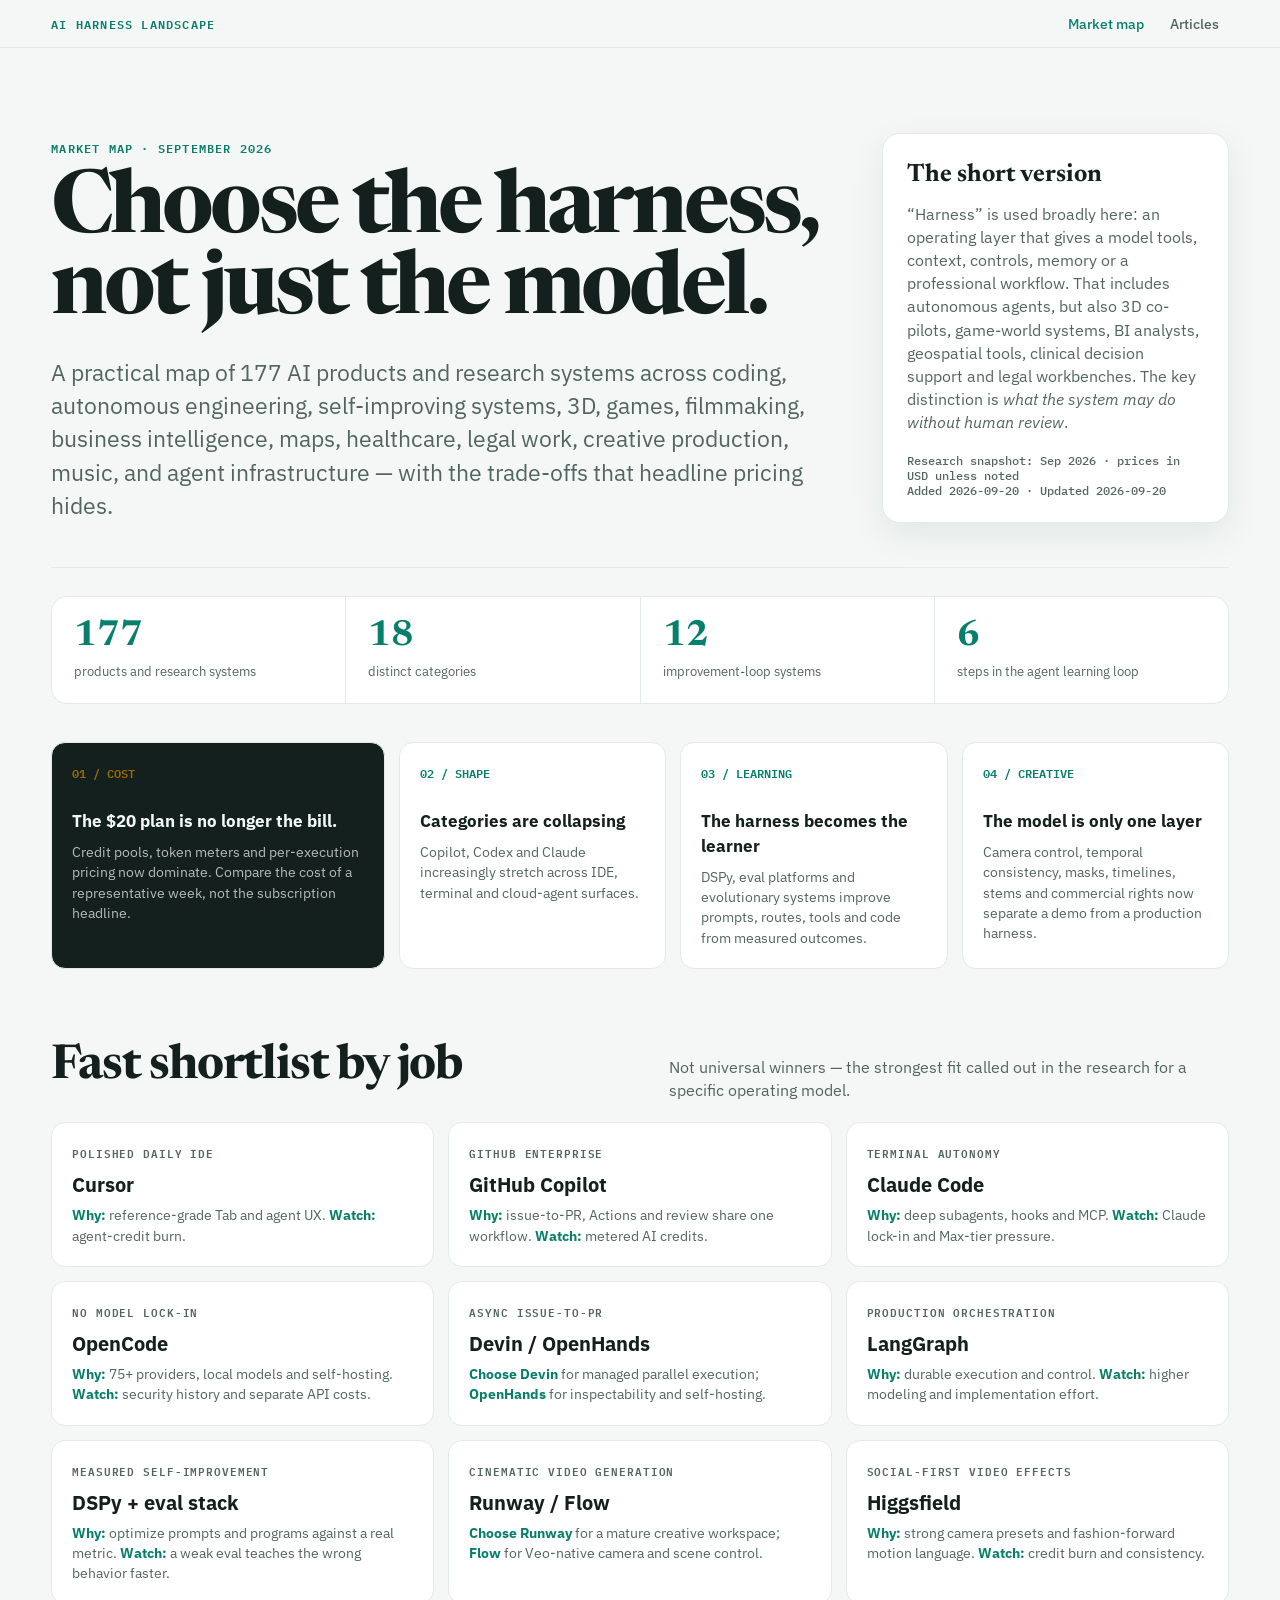
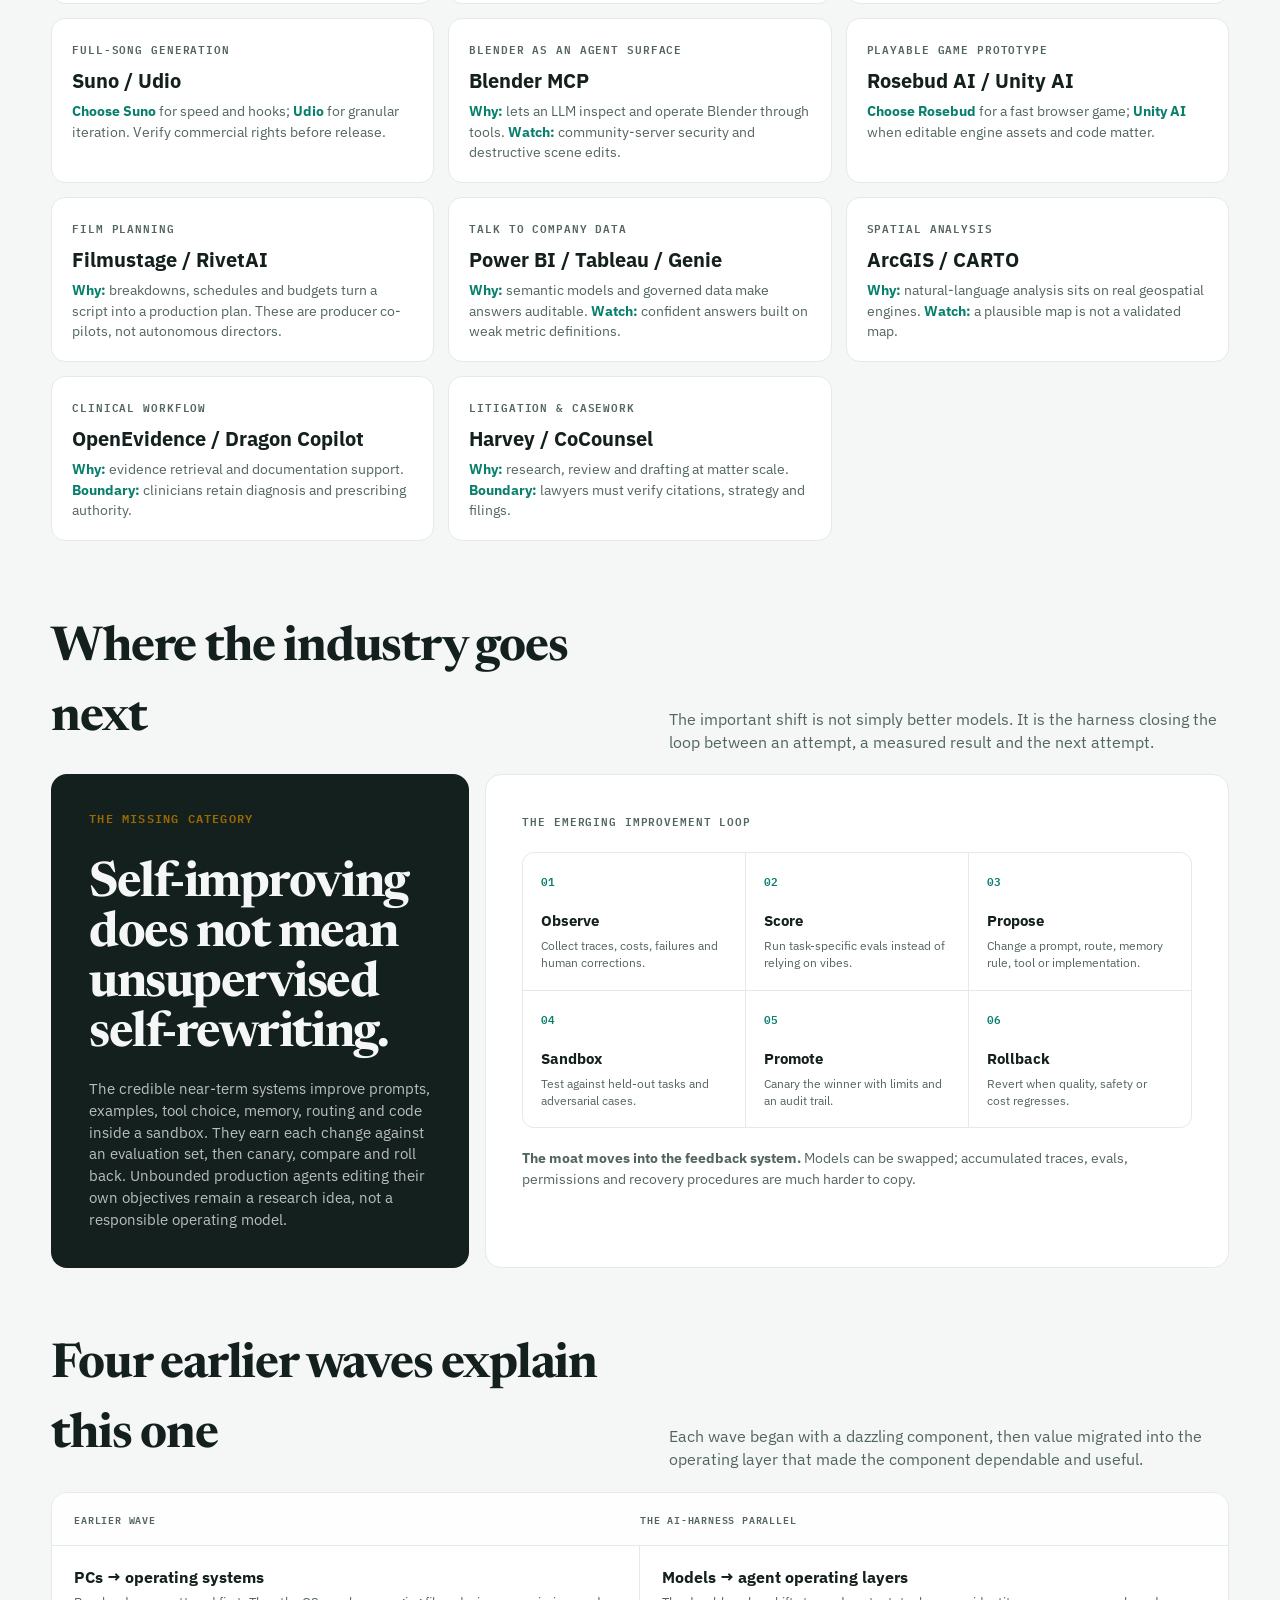
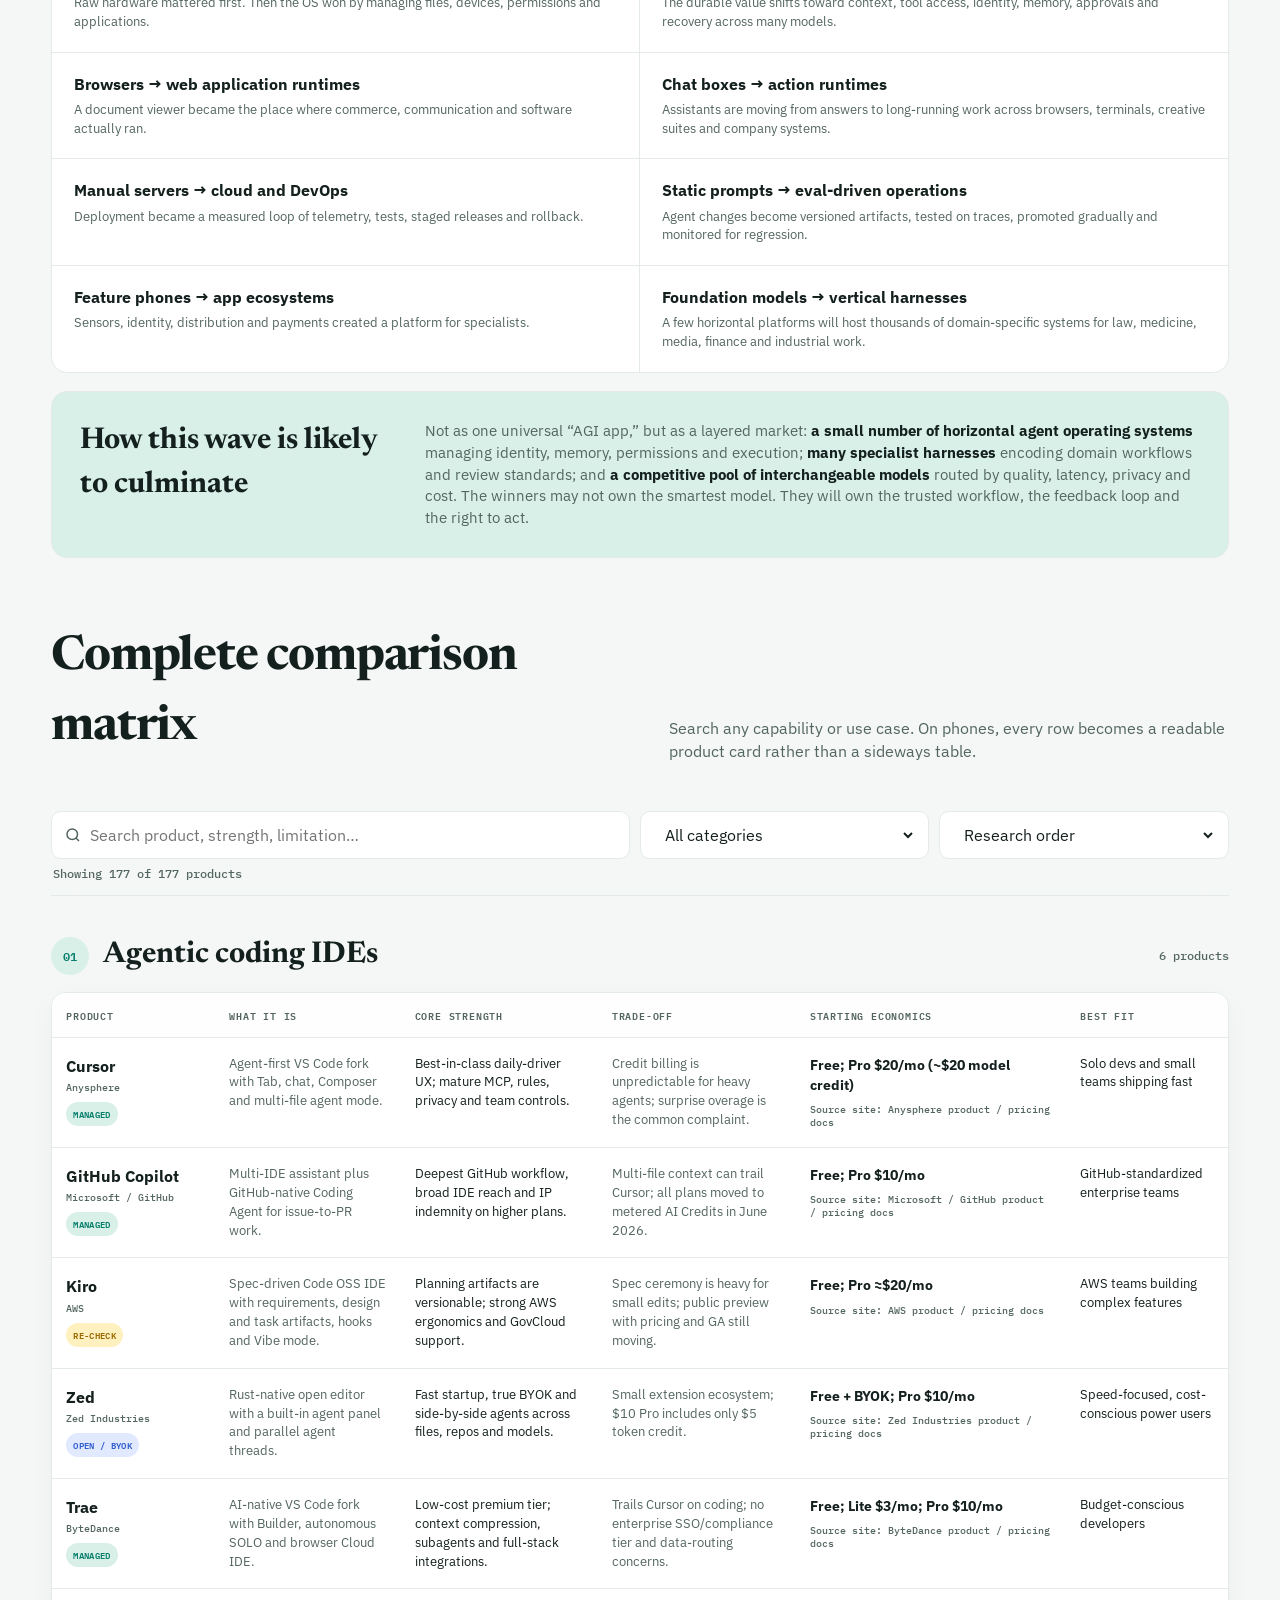
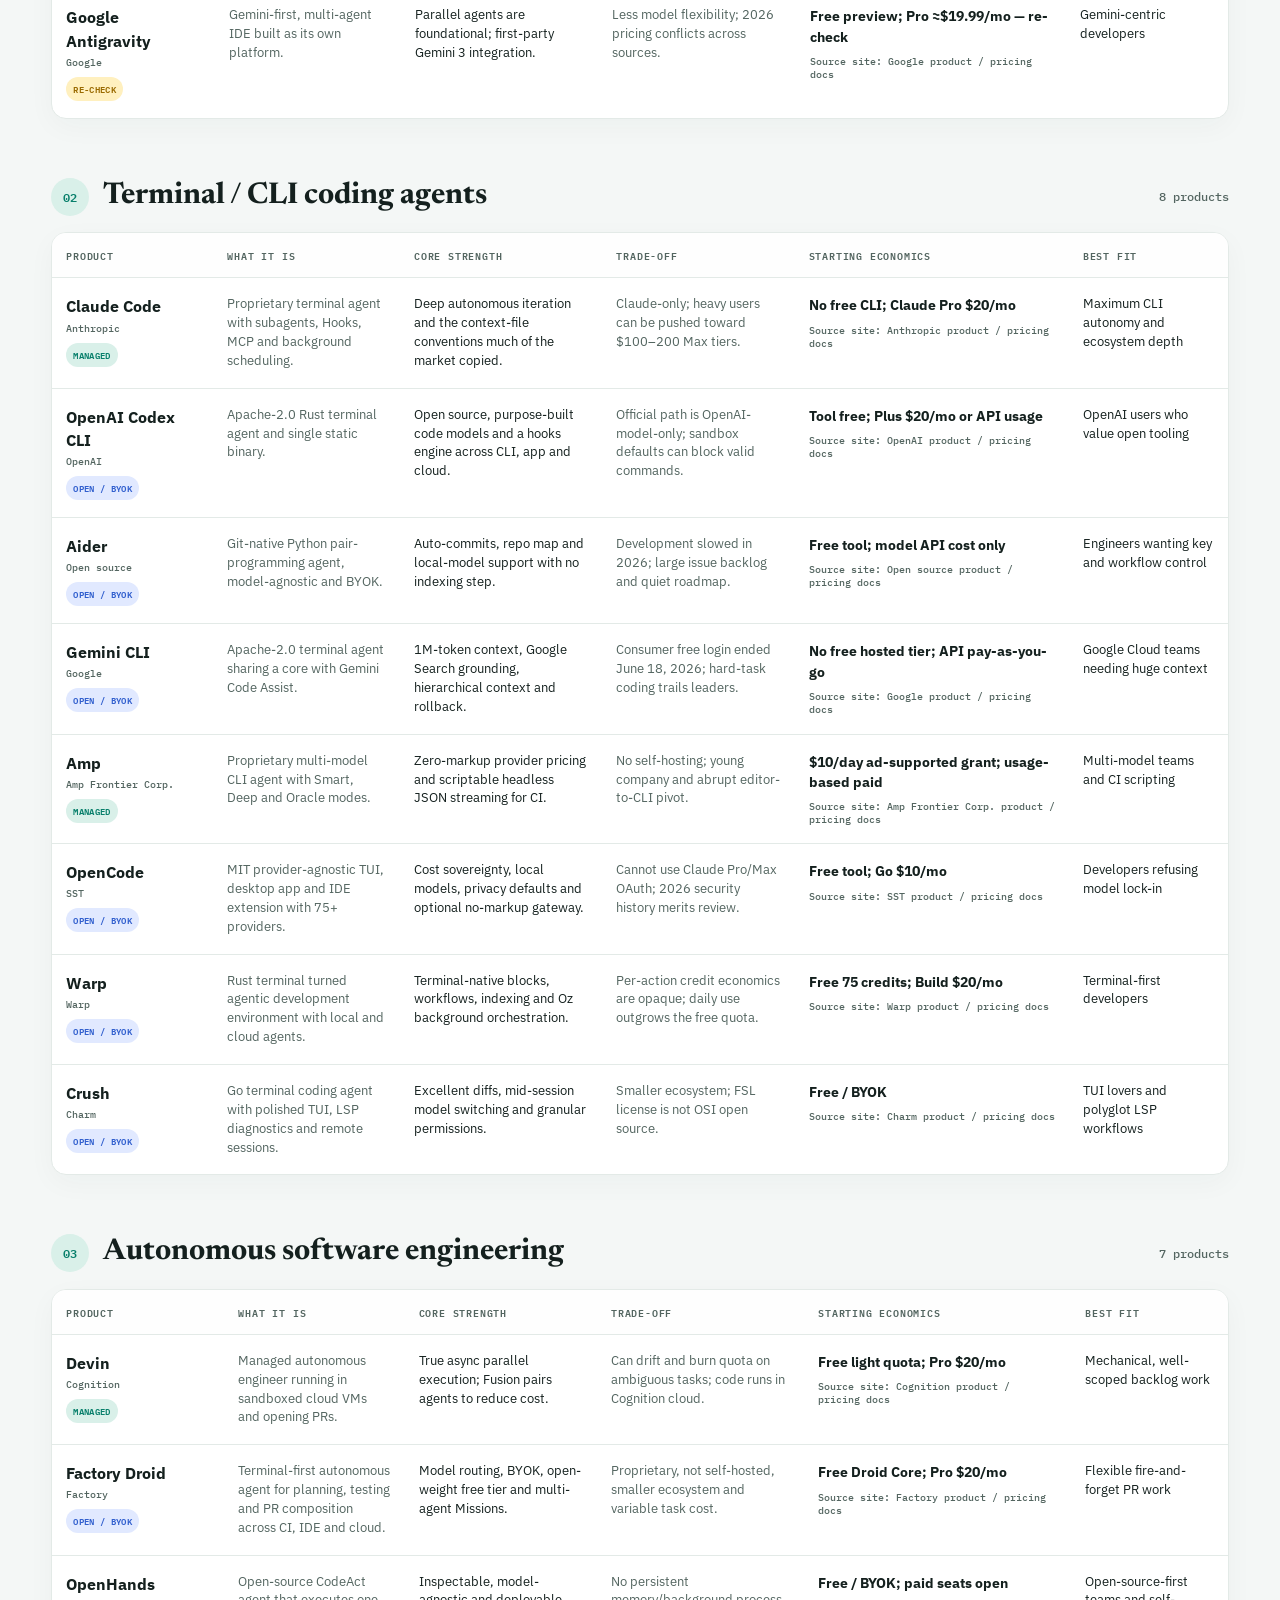
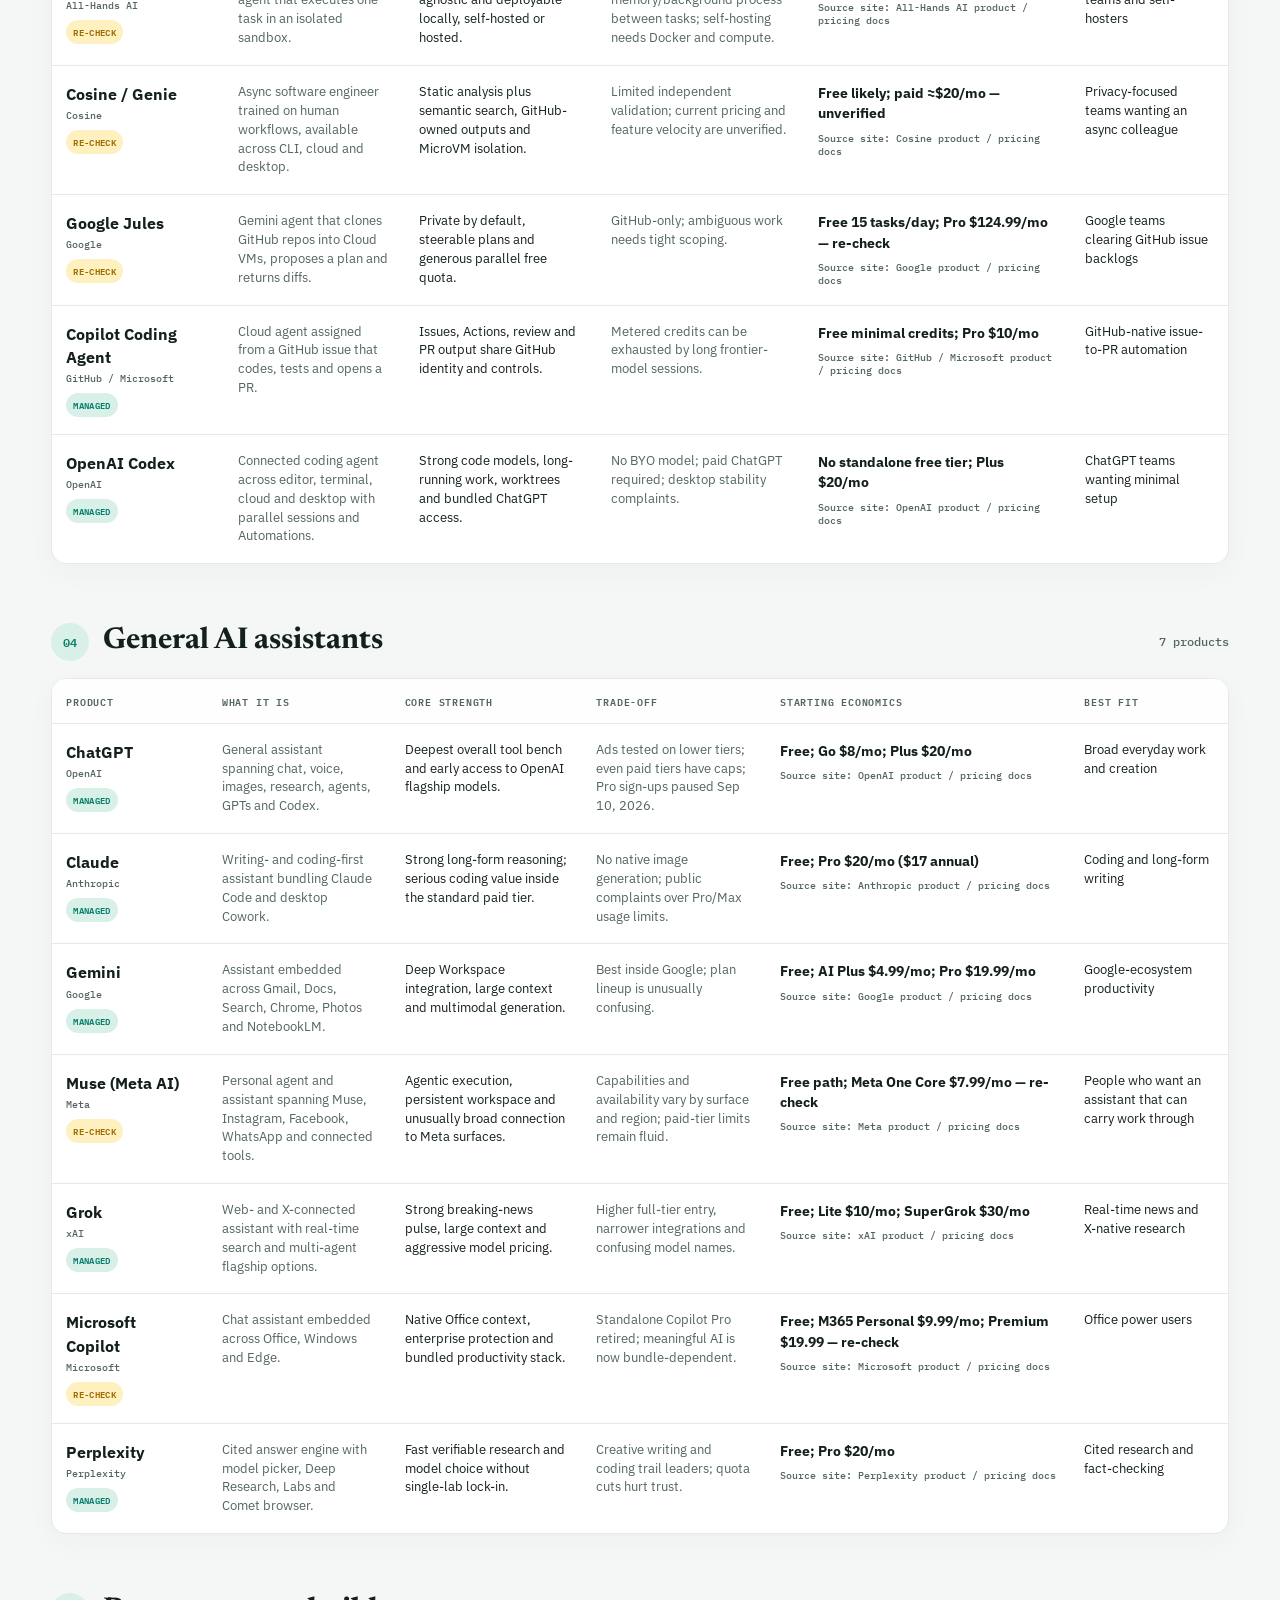
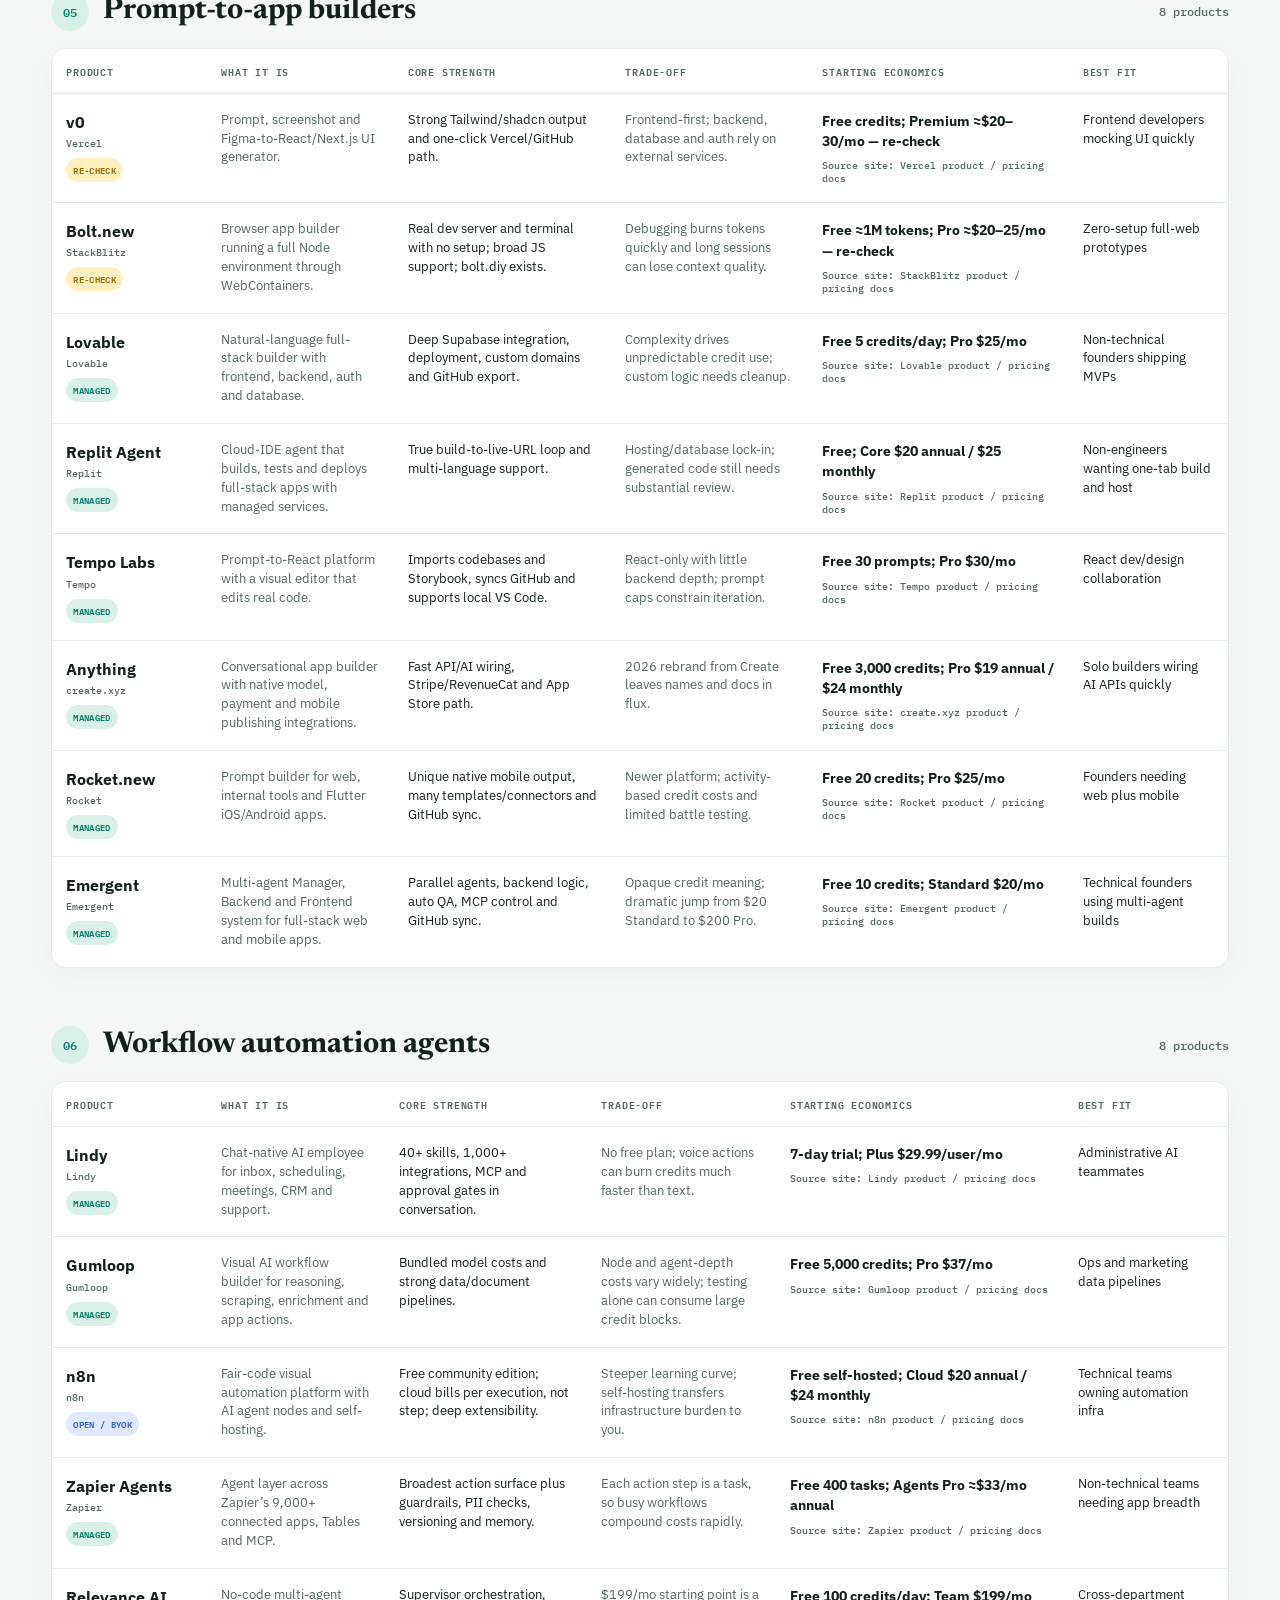
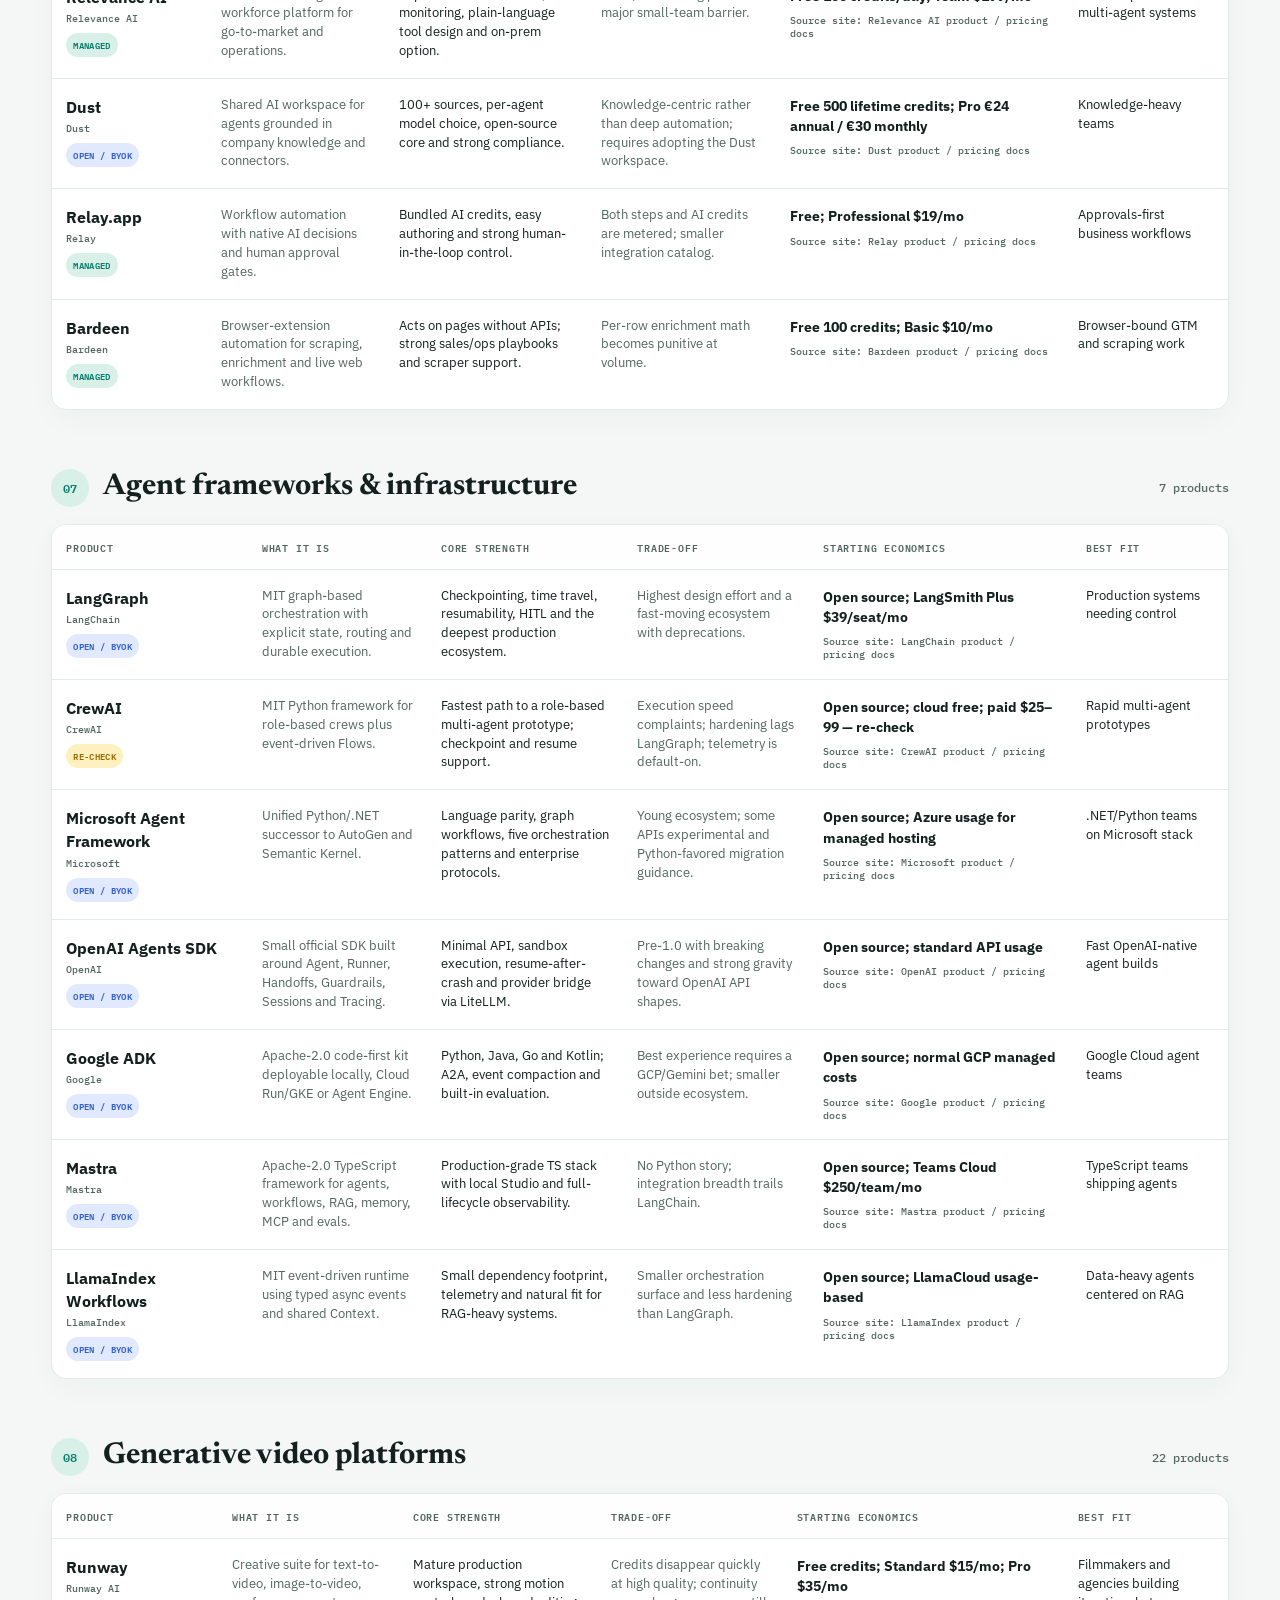
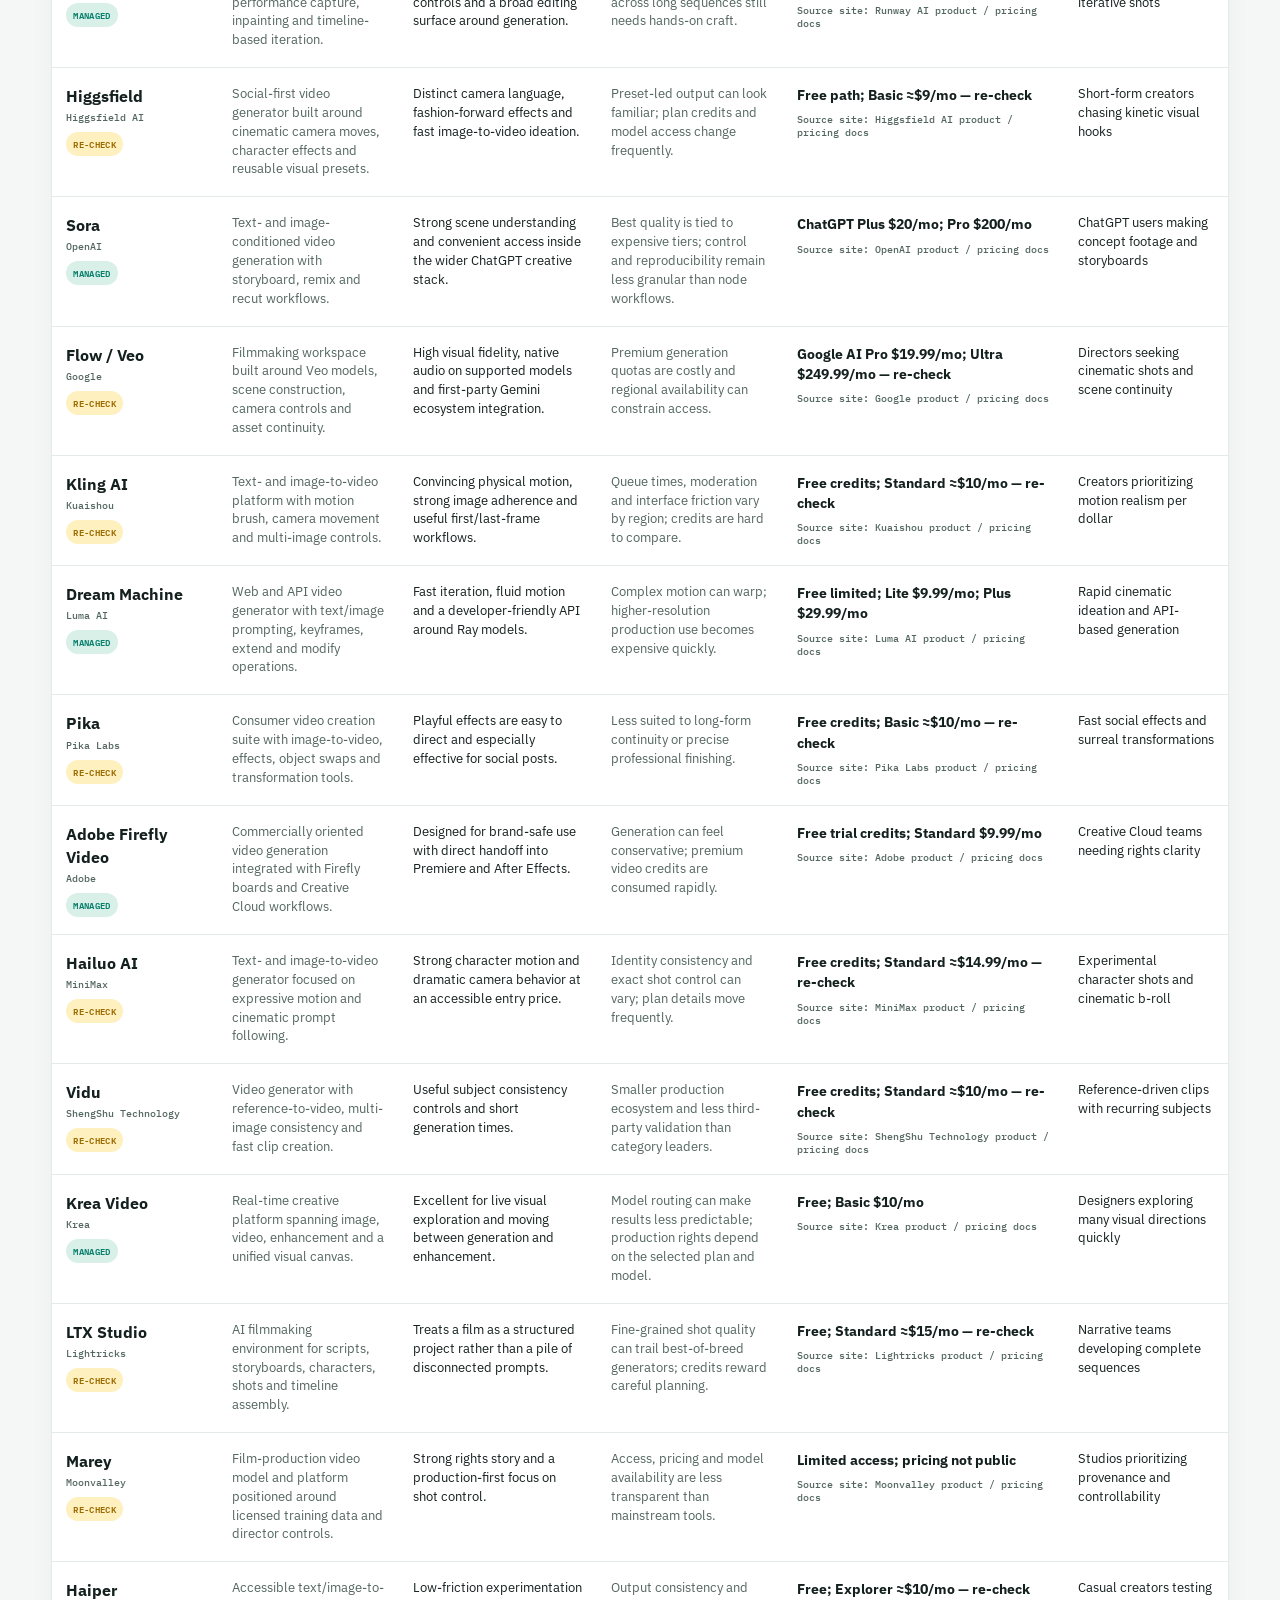
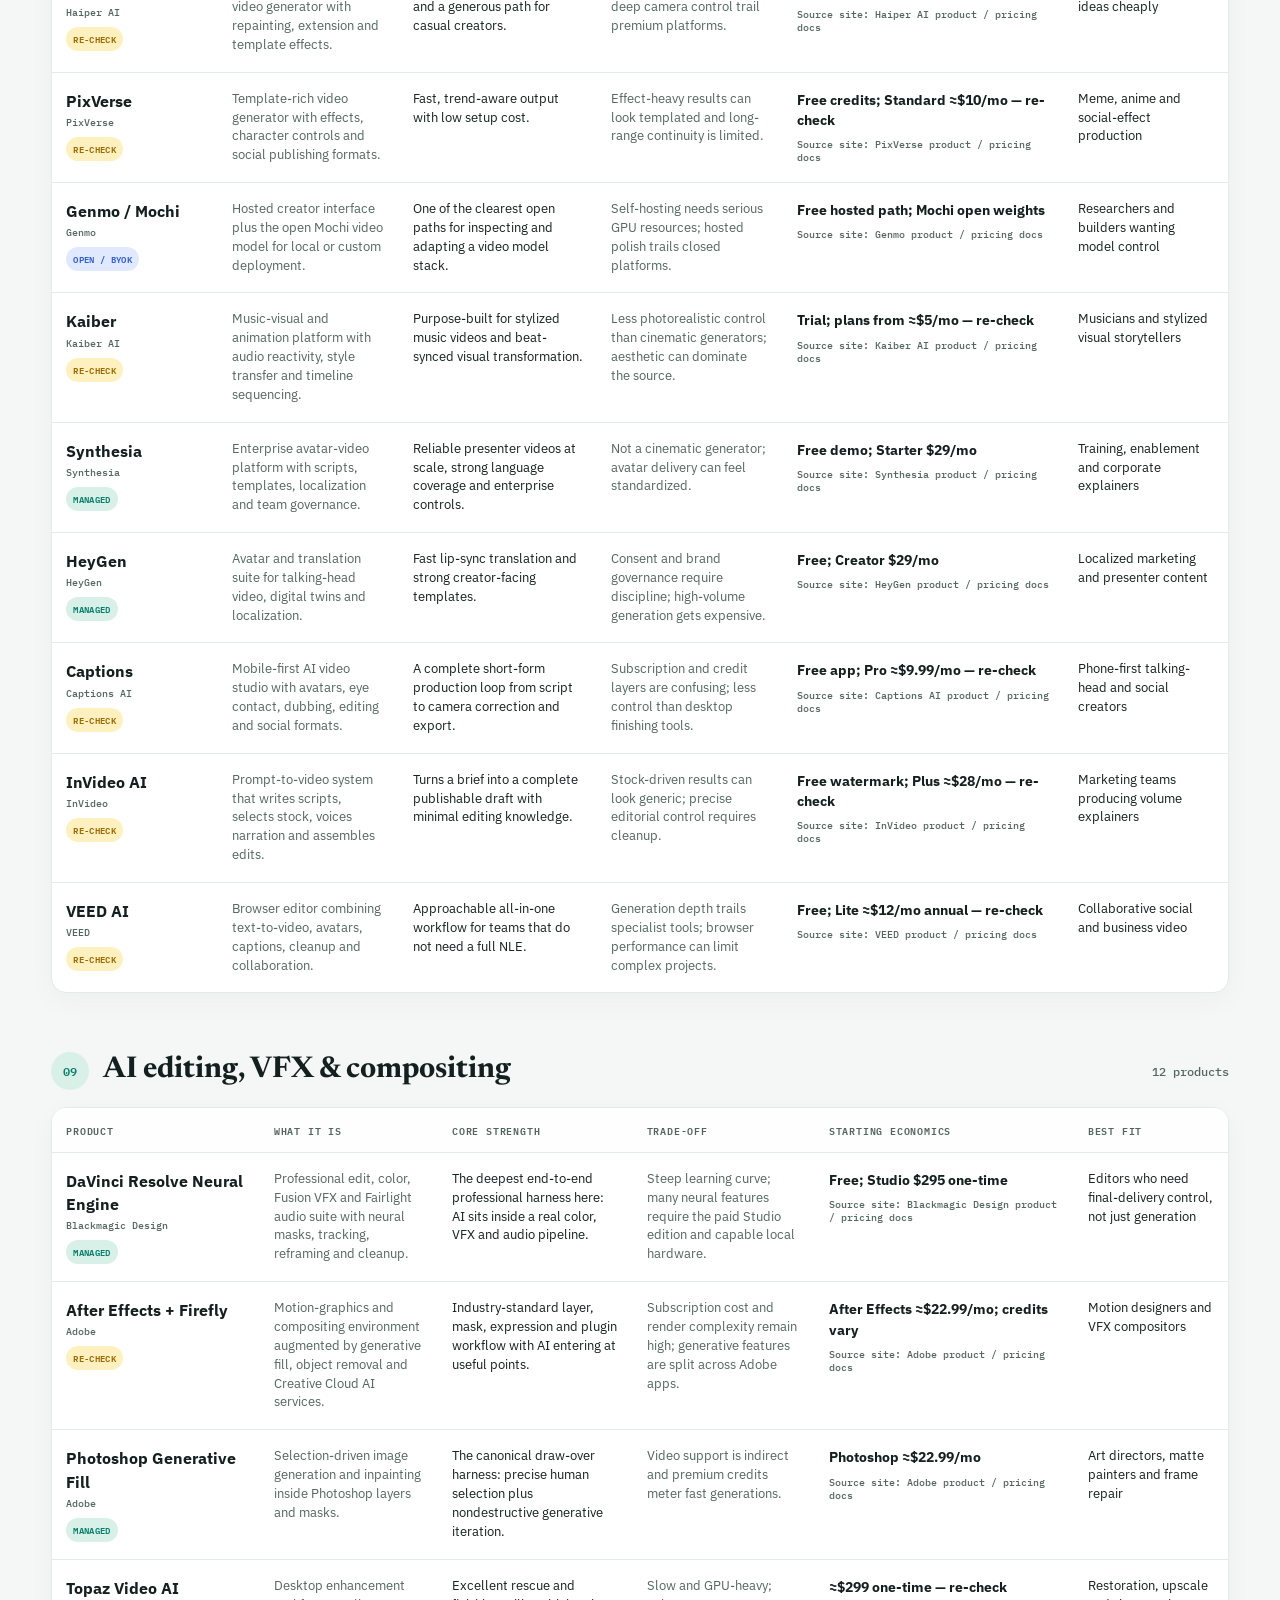
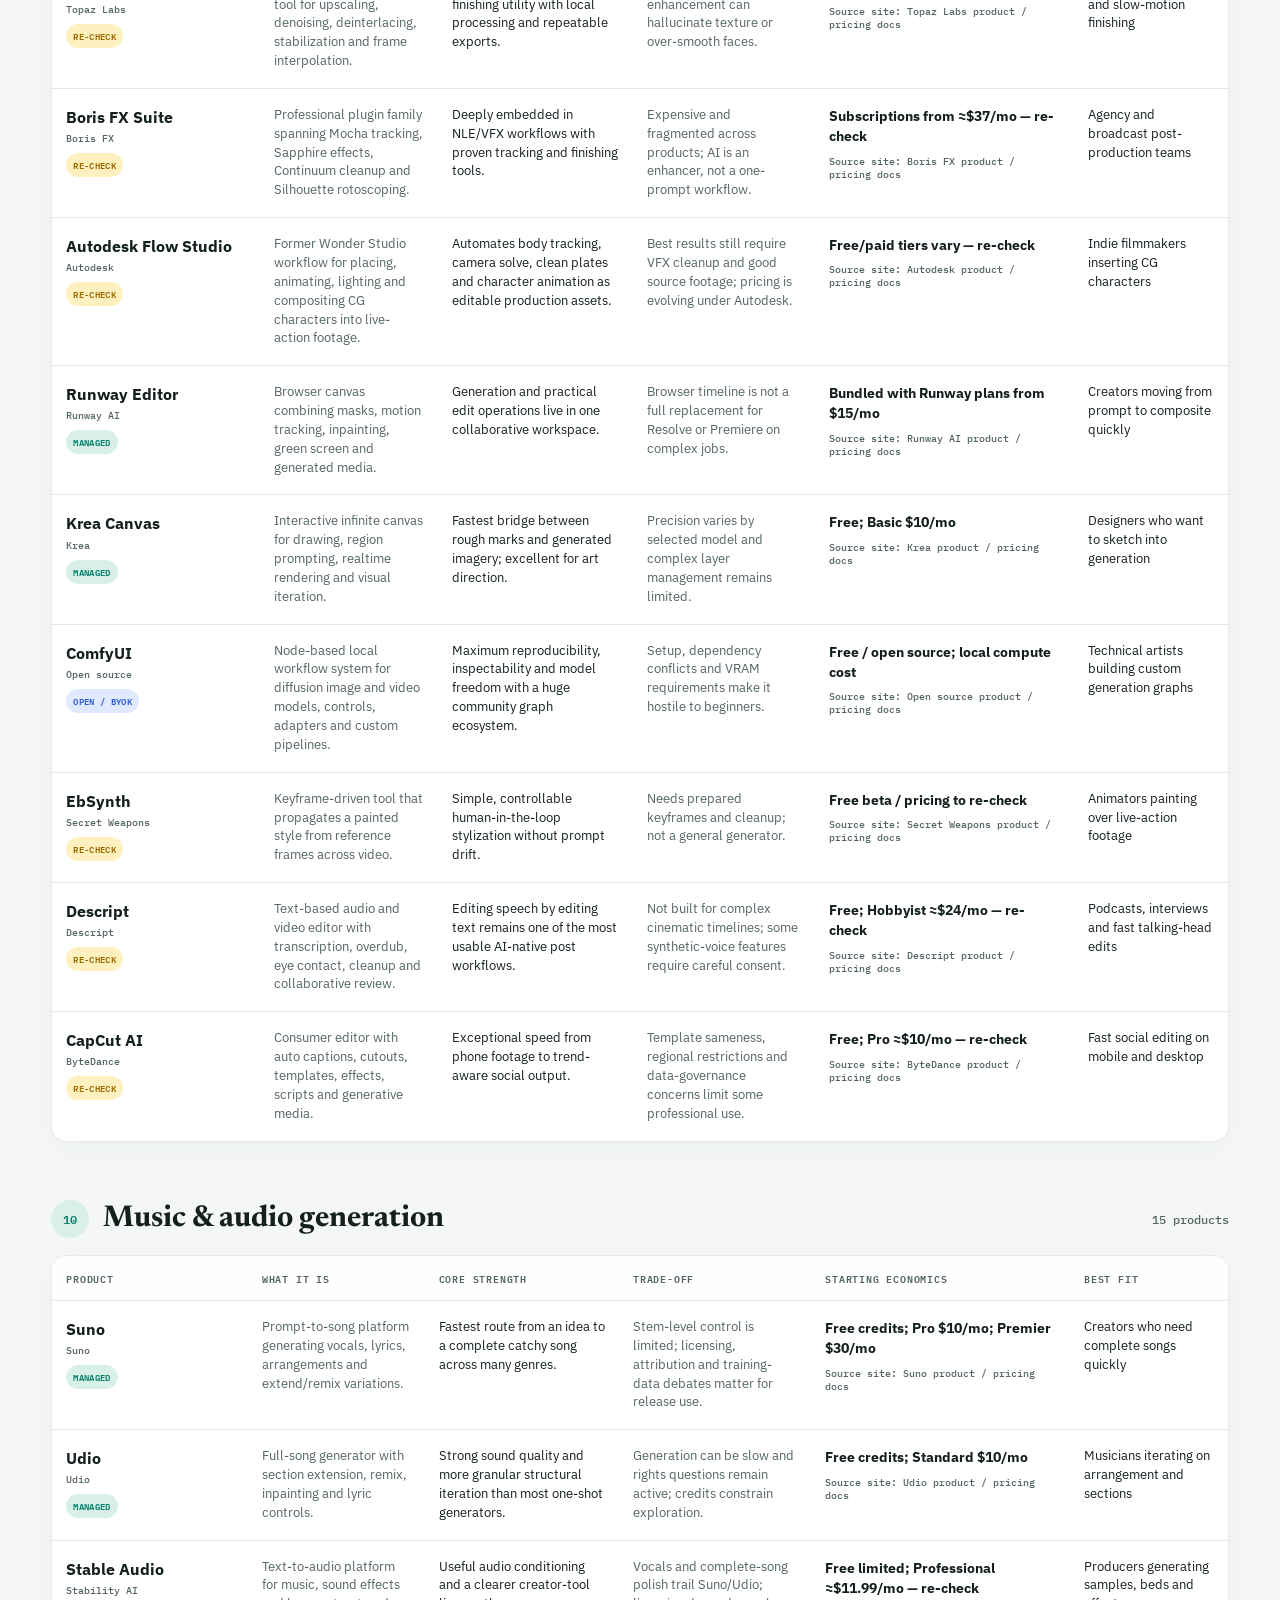
<file: index.html>
﻿<!doctype html>
<html lang="en">
<head>
  <meta charset="utf-8" />
  <meta name="viewport" content="width=device-width, initial-scale=1, viewport-fit=cover" />
  <meta name="color-scheme" content="light dark" />
  <link rel="icon" href="data:," />
  <title>AI Harness Landscape</title>
  <link rel="stylesheet" href="css/styles.css" />
</head>
<body>
<main class="page">
  <section class="hero">
    <div>
      <div class="eyebrow">Market map · September 2026</div>
      <h1>Choose the harness, not just the model.</h1>
      <p class="lede">A practical map of 177 AI products and research systems across coding, autonomous engineering, self-improving systems, 3D, games, filmmaking, business intelligence, maps, healthcare, legal work, creative production, music, and agent infrastructure — with the trade-offs that headline pricing hides.</p>
    </div>
    <aside class="hero-note">
      <strong>The short version</strong>
      <p>“Harness” is used broadly here: an operating layer that gives a model tools, context, controls, memory or a professional workflow. That includes autonomous agents, but also 3D co-pilots, game-world systems, BI analysts, geospatial tools, clinical decision support and legal workbenches. The key distinction is <em>what the system may do without human review</em>.</p>
      <div class="snapshot">Research snapshot: Sep 2026 · prices in USD unless noted<br />Added <time datetime="2026-09-20">2026-09-20</time> · Updated <time datetime="2026-09-20">2026-09-20</time></div>
    </aside>
  </section>

  <section class="stats" aria-label="Landscape summary">
    <div class="stat"><b>177</b><span>products and research systems</span></div>
    <div class="stat"><b>18</b><span>distinct categories</span></div>
    <div class="stat"><b>12</b><span>improvement-loop systems</span></div>
    <div class="stat"><b>6</b><span>steps in the agent learning loop</span></div>
  </section>

  <section class="signals" aria-label="Market signals">
    <article class="signal"><div class="num">01 / COST</div><h2>The $20 plan is no longer the bill.</h2><p>Credit pools, token meters and per-execution pricing now dominate. Compare the cost of a representative week, not the subscription headline.</p></article>
    <article class="signal"><div class="num">02 / SHAPE</div><h3>Categories are collapsing</h3><p>Copilot, Codex and Claude increasingly stretch across IDE, terminal and cloud-agent surfaces.</p></article>
    <article class="signal"><div class="num">03 / LEARNING</div><h3>The harness becomes the learner</h3><p>DSPy, eval platforms and evolutionary systems improve prompts, routes, tools and code from measured outcomes.</p></article>
    <article class="signal"><div class="num">04 / CREATIVE</div><h3>The model is only one layer</h3><p>Camera control, temporal consistency, masks, timelines, stems and commercial rights now separate a demo from a production harness.</p></article>
  </section>

  <section>
    <div class="section-head"><h2>Fast shortlist by job</h2><p>Not universal winners — the strongest fit called out in the research for a specific operating model.</p></div>
    <div class="picks">
      <article class="pick"><div class="need">Polished daily IDE</div><h3>Cursor</h3><p><b>Why:</b> reference-grade Tab and agent UX. <b>Watch:</b> agent-credit burn.</p></article>
      <article class="pick"><div class="need">GitHub enterprise</div><h3>GitHub Copilot</h3><p><b>Why:</b> issue-to-PR, Actions and review share one workflow. <b>Watch:</b> metered AI credits.</p></article>
      <article class="pick"><div class="need">Terminal autonomy</div><h3>Claude Code</h3><p><b>Why:</b> deep subagents, hooks and MCP. <b>Watch:</b> Claude lock-in and Max-tier pressure.</p></article>
      <article class="pick"><div class="need">No model lock-in</div><h3>OpenCode</h3><p><b>Why:</b> 75+ providers, local models and self-hosting. <b>Watch:</b> security history and separate API costs.</p></article>
      <article class="pick"><div class="need">Async issue-to-PR</div><h3>Devin / OpenHands</h3><p><b>Choose Devin</b> for managed parallel execution; <b>OpenHands</b> for inspectability and self-hosting.</p></article>
      <article class="pick"><div class="need">Production orchestration</div><h3>LangGraph</h3><p><b>Why:</b> durable execution and control. <b>Watch:</b> higher modeling and implementation effort.</p></article>
      <article class="pick"><div class="need">Measured self-improvement</div><h3>DSPy + eval stack</h3><p><b>Why:</b> optimize prompts and programs against a real metric. <b>Watch:</b> a weak eval teaches the wrong behavior faster.</p></article>
      <article class="pick"><div class="need">Cinematic video generation</div><h3>Runway / Flow</h3><p><b>Choose Runway</b> for a mature creative workspace; <b>Flow</b> for Veo-native camera and scene control.</p></article>
      <article class="pick"><div class="need">Social-first video effects</div><h3>Higgsfield</h3><p><b>Why:</b> strong camera presets and fashion-forward motion language. <b>Watch:</b> credit burn and consistency.</p></article>
      <article class="pick"><div class="need">Full-song generation</div><h3>Suno / Udio</h3><p><b>Choose Suno</b> for speed and hooks; <b>Udio</b> for granular iteration. Verify commercial rights before release.</p></article>
      <article class="pick"><div class="need">Blender as an agent surface</div><h3>Blender MCP</h3><p><b>Why:</b> lets an LLM inspect and operate Blender through tools. <b>Watch:</b> community-server security and destructive scene edits.</p></article>
      <article class="pick"><div class="need">Playable game prototype</div><h3>Rosebud AI / Unity AI</h3><p><b>Choose Rosebud</b> for a fast browser game; <b>Unity AI</b> when editable engine assets and code matter.</p></article>
      <article class="pick"><div class="need">Film planning</div><h3>Filmustage / RivetAI</h3><p><b>Why:</b> breakdowns, schedules and budgets turn a script into a production plan. These are producer co-pilots, not autonomous directors.</p></article>
      <article class="pick"><div class="need">Talk to company data</div><h3>Power BI / Tableau / Genie</h3><p><b>Why:</b> semantic models and governed data make answers auditable. <b>Watch:</b> confident answers built on weak metric definitions.</p></article>
      <article class="pick"><div class="need">Spatial analysis</div><h3>ArcGIS / CARTO</h3><p><b>Why:</b> natural-language analysis sits on real geospatial engines. <b>Watch:</b> a plausible map is not a validated map.</p></article>
      <article class="pick"><div class="need">Clinical workflow</div><h3>OpenEvidence / Dragon Copilot</h3><p><b>Why:</b> evidence retrieval and documentation support. <b>Boundary:</b> clinicians retain diagnosis and prescribing authority.</p></article>
      <article class="pick"><div class="need">Litigation & casework</div><h3>Harvey / CoCounsel</h3><p><b>Why:</b> research, review and drafting at matter scale. <b>Boundary:</b> lawyers must verify citations, strategy and filings.</p></article>
    </div>
  </section>

  <section class="future" aria-labelledby="future-title">
    <div class="section-head"><h2 id="future-title">Where the industry goes next</h2><p>The important shift is not simply better models. It is the harness closing the loop between an attempt, a measured result and the next attempt.</p></div>
    <div class="future-intro">
      <article class="future-thesis">
        <div>
          <div class="eyebrow">The missing category</div>
          <h3>Self-improving does not mean unsupervised self-rewriting.</h3>
        </div>
        <p>The credible near-term systems improve prompts, examples, tool choice, memory, routing and code inside a sandbox. They earn each change against an evaluation set, then canary, compare and roll back. Unbounded production agents editing their own objectives remain a research idea, not a responsible operating model.</p>
      </article>
      <article class="loop">
        <div class="loop-label">The emerging improvement loop</div>
        <div class="loop-steps">
          <div class="loop-step"><b>01</b><strong>Observe</strong><span>Collect traces, costs, failures and human corrections.</span></div>
          <div class="loop-step"><b>02</b><strong>Score</strong><span>Run task-specific evals instead of relying on vibes.</span></div>
          <div class="loop-step"><b>03</b><strong>Propose</strong><span>Change a prompt, route, memory rule, tool or implementation.</span></div>
          <div class="loop-step"><b>04</b><strong>Sandbox</strong><span>Test against held-out tasks and adversarial cases.</span></div>
          <div class="loop-step"><b>05</b><strong>Promote</strong><span>Canary the winner with limits and an audit trail.</span></div>
          <div class="loop-step"><b>06</b><strong>Rollback</strong><span>Revert when quality, safety or cost regresses.</span></div>
        </div>
        <p class="loop-note"><b>The moat moves into the feedback system.</b> Models can be swapped; accumulated traces, evals, permissions and recovery procedures are much harder to copy.</p>
      </article>
    </div>

    <div class="section-head"><h2>Four earlier waves explain this one</h2><p>Each wave began with a dazzling component, then value migrated into the operating layer that made the component dependable and useful.</p></div>
    <div class="parallel" role="table" aria-label="Historical technology parallels">
      <div class="parallel-head" role="row"><div role="columnheader">Earlier wave</div><div role="columnheader">The AI-harness parallel</div></div>
      <div class="parallel-row" role="row"><div role="cell"><strong>PCs → operating systems</strong><p>Raw hardware mattered first. Then the OS won by managing files, devices, permissions and applications.</p></div><div role="cell"><strong>Models → agent operating layers</strong><p>The durable value shifts toward context, tool access, identity, memory, approvals and recovery across many models.</p></div></div>
      <div class="parallel-row" role="row"><div role="cell"><strong>Browsers → web application runtimes</strong><p>A document viewer became the place where commerce, communication and software actually ran.</p></div><div role="cell"><strong>Chat boxes → action runtimes</strong><p>Assistants are moving from answers to long-running work across browsers, terminals, creative suites and company systems.</p></div></div>
      <div class="parallel-row" role="row"><div role="cell"><strong>Manual servers → cloud and DevOps</strong><p>Deployment became a measured loop of telemetry, tests, staged releases and rollback.</p></div><div role="cell"><strong>Static prompts → eval-driven operations</strong><p>Agent changes become versioned artifacts, tested on traces, promoted gradually and monitored for regression.</p></div></div>
      <div class="parallel-row" role="row"><div role="cell"><strong>Feature phones → app ecosystems</strong><p>Sensors, identity, distribution and payments created a platform for specialists.</p></div><div role="cell"><strong>Foundation models → vertical harnesses</strong><p>A few horizontal platforms will host thousands of domain-specific systems for law, medicine, media, finance and industrial work.</p></div></div>
    </div>
    <div class="culmination">
      <h3>How this wave is likely to culminate</h3>
      <p>Not as one universal “AGI app,” but as a layered market: <b>a small number of horizontal agent operating systems</b> managing identity, memory, permissions and execution; <b>many specialist harnesses</b> encoding domain workflows and review standards; and <b>a competitive pool of interchangeable models</b> routed by quality, latency, privacy and cost. The winners may not own the smartest model. They will own the trusted workflow, the feedback loop and the right to act.</p>
    </div>
  </section>

  <section id="matrix">
    <div class="section-head"><h2>Complete comparison matrix</h2><p>Search any capability or use case. On phones, every row becomes a readable product card rather than a sideways table.</p></div>
    <div class="controls">
      <div class="control-row">
        <label class="field" aria-label="Search products"><svg viewBox="0 0 24 24" fill="none" stroke="currentColor" stroke-width="2"><circle cx="11" cy="11" r="7"/><path d="m20 20-4-4"/></svg><input id="search" type="search" placeholder="Search product, strength, limitation…" /></label>
        <label class="field" aria-label="Filter category"><select id="category"><option value="all">All categories</option></select></label>
        <label class="field" aria-label="Sort products"><select id="sort"><option value="default">Research order</option><option value="price">Lowest entry price</option><option value="open">Open / BYOK first</option><option value="name">Product A–Z</option></select></label>
      </div>
      <div class="result-line" id="resultLine">Showing all 177 products and research systems</div>
    </div>
    <div id="catalog"></div>
    <div id="empty" class="empty">No products match those filters. Try a broader term.</div>
  </section>

  <section class="method">
    <div>
      <h2>How to read the prices</h2>
      <ul>
        <li><b>Harness</b> includes thick agents, professional applications with embedded AI, and workflows that wrap models in cameras, masks, timelines, semantic layers, spatial engines, evidence sources, approvals or exports. A pure generator is the thinnest edge of the category.</li>
        <li><b>Free</b> may mean a limited hosted quota, a self-hosted open-source tool, or BYOK. Those are not economically equivalent.</li>
        <li>For agent-heavy and media-heavy tools, the listed plan is only an entry point. Tokens, credits, seconds, resolution, concurrency and commercial rights can become the larger cost.</li>
        <li>“Open / BYOK” marks meaningful model or deployment control — not necessarily an OSI-approved license. “Experimental” means research preview or early access; “Human review” marks high-stakes decision support.</li>
      </ul>
    </div>
    <div>
      <h2>Open questions</h2>
      <div class="caveats">
        <div class="caveat">OpenHands paid cloud seat pricing and Cosine pricing were not confirmed.</div>
        <div class="caveat">CrewAI AMP paid tiers conflict across sources ($25 vs $99).</div>
        <div class="caveat">v0 and Bolt entry tiers are shown as ranges because sources conflict.</div>
        <div class="caveat">Google Antigravity pricing is partially verified; Google Jules pricing is based on its Aug 2025 GA schedule.</div>
        <div class="caveat">Microsoft 365 Premium pricing was last confirmed in late 2025.</div>
        <div class="caveat">Creative plans are especially volatile: compare usable seconds, resolution, queue priority, watermark rules and model access — not just the monthly fee.</div>
        <div class="caveat">Music “commercial use” is not the same as copyright ownership. Release rights, training-data provenance and distributor acceptance vary by vendor and plan.</div>
        <div class="caveat">Professional editors, 3D packages and game engines are included when AI operates inside a controllable production workflow, even if the system is not an autonomous agent.</div>
        <div class="caveat">World models such as Genie 3, Microsoft Research Muse and Marble are experiments, not shipping replacements for game engines, GIS or production pipelines.</div>
        <div class="caveat">“Self-improving” spans very different things: production eval/optimization platforms, open research methods and experimental agents that modify code. None should rewrite objectives or deploy changes without bounded tests, approvals and rollback.</div>
        <div class="caveat">Clinical systems here support evidence review, documentation and low-risk workflows. They must not independently diagnose, prescribe or place orders; licensed clinicians remain responsible.</div>
        <div class="caveat">Legal systems can research, review and draft, but they do not represent a client, own litigation strategy or make a filing safe. A qualified lawyer must verify authorities and output.</div>
        <div class="caveat">BI and map agents inherit the quality of their semantic models, source data, coordinate systems and permissions. A confident chart or plausible map is not validation.</div>
      </div>
    </div>
  </section>

  <footer class="footer">Built from vendor sites, official product/pricing documentation, project repositories and the attached research synthesis. Snapshot date: September 2026. Vendor pricing changes frequently; entries marked “re-check” need confirmation. Experimental systems are separated from commercial products; clinical and legal entries are assistive, not autonomous professional authority.</footer>
</main>
<script src="js/data.js"></script>
<script src="js/catalog.js"></script>
<script src="js/site.js"></script>
</body>
</html>
</file>
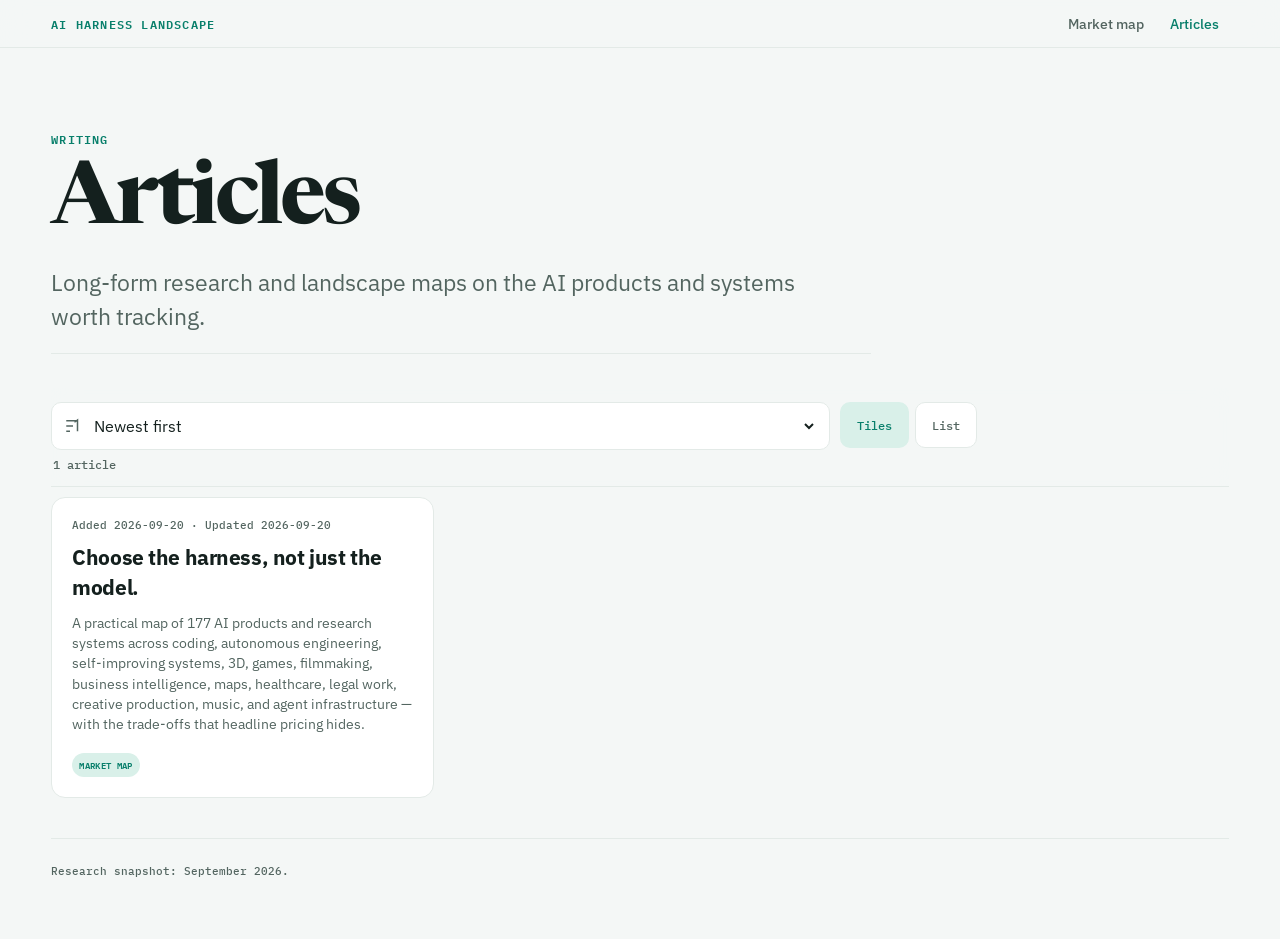
<file: aiHarnesses/index.html>
<!doctype html>
<html lang="en">
<head>
  <meta charset="utf-8" />
  <meta name="viewport" content="width=device-width, initial-scale=1, viewport-fit=cover" />
  <meta name="color-scheme" content="light dark" />
  <link rel="icon" href="data:," />
  <title>Articles — AI Harness Landscape</title>
  <link rel="stylesheet" href="css/styles.css" />
</head>
<body>
<main class="page">
  <section style="max-width:820px;padding:clamp(10px,3vw,34px) 0 20px;border-bottom:1px solid var(--faint)">
    <div class="eyebrow">Writing</div>
    <h1>Articles</h1>
    <p class="lede">Long-form research and landscape maps on the AI products and systems worth tracking.</p>
  </section>

  <section>
    <div class="controls">
      <div class="control-row articles-row">
        <label class="field" aria-label="Sort articles"><svg viewBox="0 0 24 24" fill="none" stroke="currentColor" stroke-width="2"><path d="m3 5h14"/><path d="m3 12h9"/><path d="m3 19h5"/><path d="m14 7 4-3v15"/></svg><select id="articleSort"><option value="added">Newest first</option><option value="updated">Recently updated</option><option value="popular">Most popular</option></select></label>
        <div class="view-toggle" role="group" aria-label="Layout"><button type="button" data-view="tiles" class="active">Tiles</button><button type="button" data-view="list">List</button></div>
      </div>
      <div class="result-line" id="articleCount"></div>
    </div>
    <div id="articles" class="articles"></div>
    <div id="articlesEmpty" class="empty">No articles published yet.</div>
  </section>

  <footer class="footer">Research snapshot: September 2026.</footer>
</main>
<script src="js/articles.js"></script>
<script src="js/articles-app.js"></script>
<script src="js/site.js"></script>
</body>
</html>
</file>
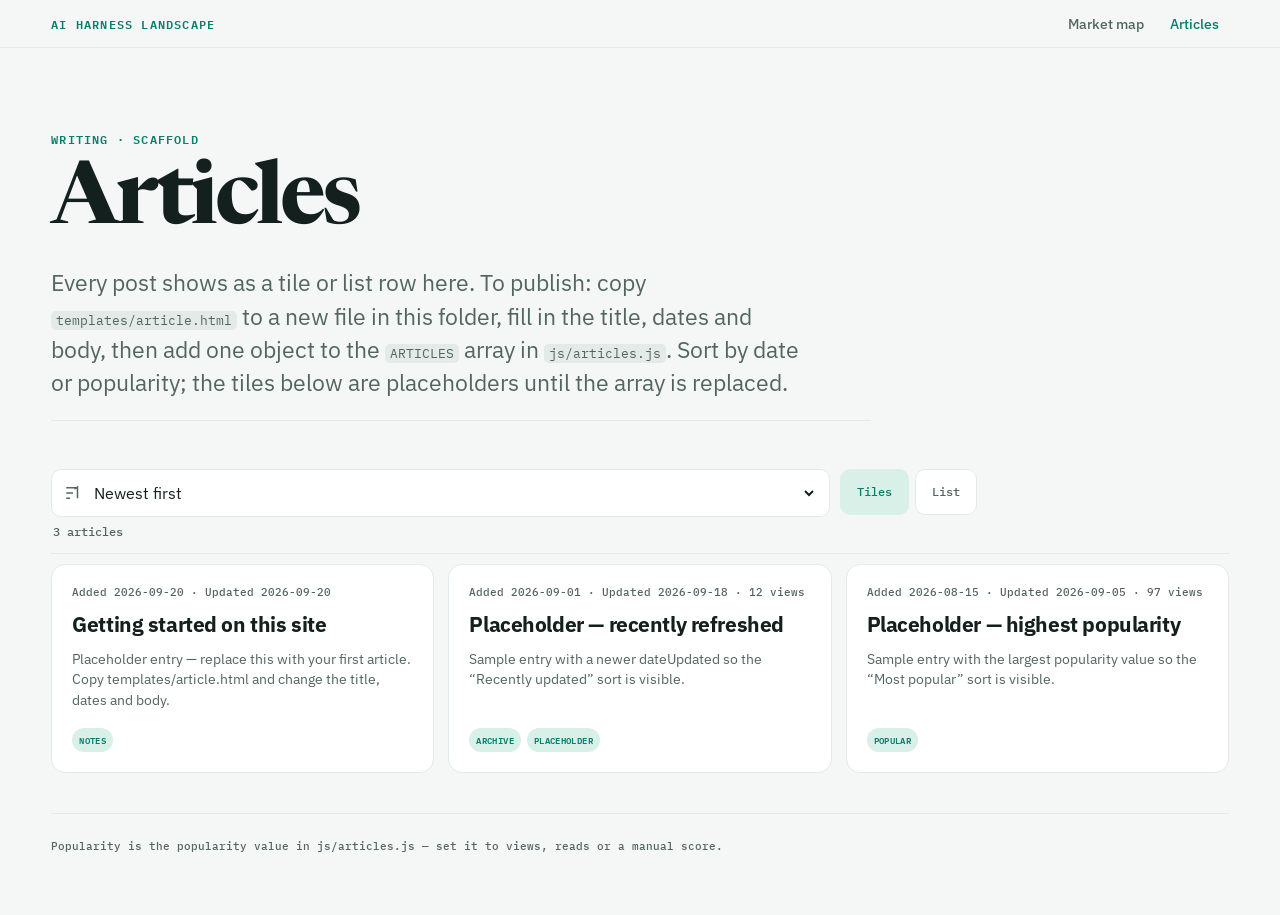
<file: articles.html>
<!doctype html>
<html lang="en">
<head>
  <meta charset="utf-8" />
  <meta name="viewport" content="width=device-width, initial-scale=1, viewport-fit=cover" />
  <meta name="color-scheme" content="light dark" />
  <link rel="icon" href="data:," />
  <title>Articles — AI Harness Landscape</title>
  <link rel="stylesheet" href="css/styles.css" />
</head>
<body>
<main class="page">
  <section style="max-width:820px;padding:clamp(10px,3vw,34px) 0 20px;border-bottom:1px solid var(--faint)">
    <div class="eyebrow">Writing · scaffold</div>
    <h1>Articles</h1>
    <p class="lede">Every post shows as a tile or list row here. To publish: copy <code style="font-family:'IBM Plex Mono',monospace;background:var(--faint);padding:1px 5px;border-radius:5px;font-size:13px">templates/article.html</code> to a new file in this folder, fill in the title, dates and body, then add one object to the <code style="font-family:'IBM Plex Mono',monospace;background:var(--faint);padding:1px 5px;border-radius:5px;font-size:13px">ARTICLES</code> array in <code style="font-family:'IBM Plex Mono',monospace;background:var(--faint);padding:1px 5px;border-radius:5px;font-size:13px">js/articles.js</code>. Sort by date or popularity; the tiles below are placeholders until the array is replaced.</p>
  </section>

  <section>
    <div class="controls">
      <div class="control-row articles-row">
        <label class="field" aria-label="Sort articles"><svg viewBox="0 0 24 24" fill="none" stroke="currentColor" stroke-width="2"><path d="m3 5h14"/><path d="m3 12h9"/><path d="m3 19h5"/><path d="m14 7 4-3v15"/></svg><select id="articleSort"><option value="added">Newest first</option><option value="updated">Recently updated</option><option value="popular">Most popular</option></select></label>
        <div class="view-toggle" role="group" aria-label="Layout"><button type="button" data-view="tiles" class="active">Tiles</button><button type="button" data-view="list">List</button></div>
      </div>
      <div class="result-line" id="articleCount"></div>
    </div>
    <div id="articles" class="articles"></div>
    <div id="articlesEmpty" class="empty">No articles yet. Copy <code style="font-family:'IBM Plex Mono',monospace">templates/article.html</code>, then add its entry to <code style="font-family:'IBM Plex Mono',monospace">js/articles.js</code>.</div>
  </section>

  <footer class="footer">Popularity is the <code style="font-family:'IBM Plex Mono',monospace">popularity</code> value in <code style="font-family:'IBM Plex Mono',monospace">js/articles.js</code> — set it to views, reads or a manual score.</footer>
</main>
<script src="js/articles.js"></script>
<script src="js/articles-app.js"></script>
<script src="js/site.js"></script>
</body>
</html>
</file>
<file: css/styles.css>
@import url('https://fonts.googleapis.com/css2?family=IBM+Plex+Mono:wght@400;500;600&family=IBM+Plex+Sans:wght@400;500;600;700&family=Newsreader:opsz,wght@6..72,500;6..72,650&display=swap');
    :root{
      color-scheme:light dark;
      --bg:#f4f7f6;--paper:#ffffff;--ink:#14201e;--muted:#536560;--faint:#e3eae7;
      --accent:#087f6b;--accent-soft:#d9f0e9;--hot:#ef5a2f;--hot-soft:#ffe4da;
      --blue:#315fce;--blue-soft:#e1e9ff;--gold:#9a6a00;--gold-soft:#fff0bf;
      --shadow:0 12px 34px rgba(25,54,48,.08);--radius:18px;
    }
    @media(prefers-color-scheme:dark){:root{
      --bg:#0c1110;--paper:#141c1a;--ink:#eef7f3;--muted:#a8bbb5;--faint:#2a3733;
      --accent:#66ddbe;--accent-soft:#153d34;--hot:#ff8b67;--hot-soft:#47251d;
      --blue:#8eabff;--blue-soft:#202d54;--gold:#f4c95f;--gold-soft:#3b3217;
      --shadow:0 18px 44px rgba(0,0,0,.25);
    }}
    *{box-sizing:border-box} html{scroll-behavior:smooth} body{margin:0;background:var(--bg);color:var(--ink);font-family:"IBM Plex Sans",sans-serif;line-height:1.45}
    button,input,select{font:inherit} button{color:inherit} a{color:inherit}
    .page{width:min(1480px,100%);margin:auto;padding:clamp(22px,4vw,58px)}
    .hero{display:grid;grid-template-columns:minmax(0,1.55fr) minmax(300px,.7fr);gap:clamp(24px,5vw,80px);align-items:end;padding:clamp(10px,3vw,34px) 0 44px;border-bottom:1px solid var(--faint)}
    .eyebrow{font:600 12px/1 "IBM Plex Mono",monospace;letter-spacing:.1em;text-transform:uppercase;color:var(--accent);margin-bottom:18px}
    h1{font-family:"Newsreader",serif;font-size:clamp(42px,6.8vw,88px);line-height:.93;letter-spacing:-.045em;margin:0;max-width:900px}
    .lede{font-size:clamp(17px,2vw,23px);max-width:760px;color:var(--muted);margin:22px 0 0;line-height:1.45}
    .hero-note{background:var(--paper);border:1px solid var(--faint);border-radius:var(--radius);padding:24px;box-shadow:var(--shadow)}
    .hero-note strong{display:block;font-family:"Newsreader",serif;font-size:25px;margin-bottom:8px}.hero-note p{margin:0;color:var(--muted)}
    .snapshot{font:500 12px "IBM Plex Mono",monospace;color:var(--muted);margin-top:18px}
    .stats{display:grid;grid-template-columns:repeat(4,1fr);gap:1px;background:var(--faint);border:1px solid var(--faint);border-radius:16px;overflow:hidden;margin:28px 0 38px}
    .stat{background:var(--paper);padding:22px}.stat b{display:block;font-family:"Newsreader",serif;font-size:36px;line-height:1;color:var(--accent)}.stat span{display:block;font-size:13px;color:var(--muted);margin-top:8px}
    .signals{display:grid;grid-template-columns:1.25fr repeat(3,1fr);gap:14px;margin-bottom:48px}.signal{background:var(--paper);border:1px solid var(--faint);border-radius:14px;padding:20px;min-height:145px}.signal:first-child{background:var(--ink);color:var(--bg)}.signal .num{font:600 12px "IBM Plex Mono",monospace;color:var(--accent);margin-bottom:26px}.signal:first-child .num{color:var(--gold)}.signal h2,.signal h3{font-size:17px;margin:0 0 8px}.signal p{font-size:14px;margin:0;color:var(--muted)}.signal:first-child p{color:color-mix(in srgb,var(--bg) 72%,transparent)}
    .section-head{display:flex;justify-content:space-between;gap:20px;align-items:end;margin:64px 0 20px}.section-head h2{font-family:"Newsreader",serif;font-size:clamp(32px,4vw,48px);letter-spacing:-.025em;margin:0}.section-head p{max-width:560px;color:var(--muted);margin:0}
    .picks{display:grid;grid-template-columns:repeat(3,1fr);gap:14px}.pick{background:var(--paper);border:1px solid var(--faint);padding:20px;border-radius:14px}.pick .need{font:600 11px "IBM Plex Mono",monospace;text-transform:uppercase;letter-spacing:.08em;color:var(--muted)}.pick h3{font-size:20px;margin:8px 0 6px}.pick p{font-size:14px;color:var(--muted);margin:0}.pick b{color:var(--accent)}
    .controls{position:sticky;top:0;z-index:10;background:color-mix(in srgb,var(--bg) 92%,transparent);backdrop-filter:blur(14px);padding:14px 0;margin:34px 0 10px;border-bottom:1px solid var(--faint)}
    .control-row{display:grid;grid-template-columns:minmax(240px,1.2fr) minmax(190px,.6fr) minmax(190px,.6fr);gap:10px}.field{display:flex;align-items:center;background:var(--paper);border:1px solid var(--faint);border-radius:10px;padding:0 12px}.field svg{width:18px;color:var(--muted);flex:none}.field input,.field select{width:100%;height:46px;border:0;outline:0;background:transparent;color:var(--ink);padding:0 8px}.field select{cursor:pointer}
    .result-line{font:500 12px "IBM Plex Mono",monospace;color:var(--muted);padding:7px 2px 0}
    .category{scroll-margin-top:95px;margin:38px 0 56px}.cat-head{display:flex;align-items:center;gap:14px;margin:0 0 14px}.cat-index{width:38px;height:38px;display:grid;place-items:center;border-radius:50%;background:var(--accent-soft);color:var(--accent);font:600 12px "IBM Plex Mono",monospace}.cat-head h3{font-family:"Newsreader",serif;font-size:30px;margin:0}.cat-head span{font:500 12px "IBM Plex Mono",monospace;color:var(--muted);margin-left:auto}
    .matrix{width:100%;border-collapse:separate;border-spacing:0;background:var(--paper);border:1px solid var(--faint);border-radius:15px;overflow:hidden;box-shadow:0 8px 28px rgba(25,54,48,.035)}
    .matrix th{font:600 10px "IBM Plex Mono",monospace;text-transform:uppercase;letter-spacing:.08em;color:var(--muted);text-align:left;padding:13px 14px;border-bottom:1px solid var(--faint);background:color-mix(in srgb,var(--paper) 88%,var(--bg))}
    .matrix td{padding:17px 14px;border-bottom:1px solid var(--faint);vertical-align:top;font-size:13px}.matrix tr:last-child td{border-bottom:0}.matrix tbody tr:hover{background:color-mix(in srgb,var(--accent-soft) 28%,var(--paper))}
    .product{min-width:155px}.product strong{font-size:16px;display:block}.maker{font:500 10px "IBM Plex Mono",monospace;color:var(--muted);margin-top:3px}.desc{color:var(--muted);max-width:250px}.strength{max-width:275px}.trade{max-width:260px;color:var(--muted)}.price{min-width:175px}.price strong{display:block;font-size:14px}.price small{display:block;color:var(--muted);margin-top:5px}.fit{max-width:210px}.source{font:500 10px "IBM Plex Mono",monospace;color:var(--muted);margin-top:8px}
    .tag{display:inline-block;font:600 9px "IBM Plex Mono",monospace;text-transform:uppercase;letter-spacing:.04em;border-radius:999px;padding:4px 7px;margin-top:8px;background:var(--accent-soft);color:var(--accent)}.tag.open{background:var(--blue-soft);color:var(--blue)}.tag.caution{background:var(--gold-soft);color:var(--gold)}.tag.experimental{background:var(--hot-soft);color:var(--hot)}.tag.assistive{background:var(--blue-soft);color:var(--blue)}
    .empty{display:none;text-align:center;padding:54px;background:var(--paper);border:1px solid var(--faint);border-radius:15px;color:var(--muted)}
    .future{margin:74px 0 66px}.future-intro{display:grid;grid-template-columns:minmax(0,.72fr) minmax(0,1.28fr);gap:16px;align-items:stretch}.future-thesis{background:var(--ink);color:var(--bg);border-radius:16px;padding:clamp(24px,3vw,38px);display:flex;flex-direction:column;justify-content:space-between;min-height:330px}.future-thesis .eyebrow{color:var(--gold);margin-bottom:36px}.future-thesis h3{font-family:"Newsreader",serif;font-size:clamp(31px,4vw,49px);line-height:1.02;letter-spacing:-.03em;margin:0 0 18px}.future-thesis p{color:color-mix(in srgb,var(--bg) 74%,transparent);font-size:15px;max-width:520px;margin:0}.loop{background:var(--paper);border:1px solid var(--faint);border-radius:16px;padding:clamp(22px,3vw,36px)}.loop-label{font:600 11px "IBM Plex Mono",monospace;text-transform:uppercase;letter-spacing:.08em;color:var(--muted);margin-bottom:22px}.loop-steps{display:grid;grid-template-columns:repeat(3,1fr);gap:1px;background:var(--faint);border:1px solid var(--faint);border-radius:12px;overflow:hidden}.loop-step{background:var(--paper);padding:18px;min-height:122px}.loop-step b{display:block;font:600 11px "IBM Plex Mono",monospace;color:var(--accent);margin-bottom:20px}.loop-step strong{display:block;font-size:15px}.loop-step span{display:block;color:var(--muted);font-size:12px;margin-top:5px}.loop-note{margin:20px 0 0;color:var(--muted);font-size:14px}.parallel{margin-top:18px;background:var(--paper);border:1px solid var(--faint);border-radius:16px;overflow:hidden}.parallel-head{display:grid;grid-template-columns:1fr 1fr;padding:17px 22px;background:color-mix(in srgb,var(--paper) 88%,var(--bg));border-bottom:1px solid var(--faint);font:600 10px "IBM Plex Mono",monospace;text-transform:uppercase;letter-spacing:.08em;color:var(--muted)}.parallel-row{display:grid;grid-template-columns:1fr 1fr;border-bottom:1px solid var(--faint)}.parallel-row:last-child{border-bottom:0}.parallel-row>div{padding:20px 22px}.parallel-row>div:first-child{border-right:1px solid var(--faint)}.parallel-row strong{display:block;font-size:16px;margin-bottom:5px}.parallel-row p{margin:0;color:var(--muted);font-size:13px}.culmination{display:grid;grid-template-columns:minmax(0,.58fr) minmax(0,1.42fr);gap:28px;margin-top:18px;padding:28px;border:1px solid var(--faint);border-radius:16px;background:var(--accent-soft)}.culmination h3{font-family:"Newsreader",serif;font-size:30px;margin:0}.culmination p{margin:0;color:var(--muted);font-size:15px}.culmination b{color:var(--ink)}
    .method{display:grid;grid-template-columns:1fr 1fr;gap:16px;margin:68px 0 28px}.method>div{background:var(--paper);border:1px solid var(--faint);border-radius:14px;padding:24px}.method h2{font-family:"Newsreader",serif;font-size:30px;margin:0 0 12px}.method p,.method li{color:var(--muted);font-size:14px}.method ul{padding-left:19px;margin:10px 0 0}.caveats{display:grid;gap:8px}.caveat{padding:11px 13px;border-radius:9px;background:var(--gold-soft);color:var(--ink);font-size:13px}.footer{border-top:1px solid var(--faint);padding:24px 0 8px;color:var(--muted);font:500 11px/1.6 "IBM Plex Mono",monospace}
    mark{background:var(--gold-soft);color:var(--ink);border-radius:2px}
    @media(max-width:980px){.hero{grid-template-columns:1fr}.hero-note{max-width:650px}.signals{grid-template-columns:1fr 1fr}.picks{grid-template-columns:1fr 1fr}.matrix th:nth-child(2),.matrix td:nth-child(2){display:none}.future-intro,.culmination{grid-template-columns:1fr}.method{grid-template-columns:1fr}}
    @media(max-width:720px){.page{padding:20px 14px 42px}.hero{padding-bottom:28px}.stats{grid-template-columns:1fr 1fr}.signals,.picks{grid-template-columns:1fr}.signal{min-height:0}.control-row{grid-template-columns:1fr}.controls{top:0}.loop-steps{grid-template-columns:1fr 1fr}.parallel-head{display:none}.parallel-row{grid-template-columns:1fr}.parallel-row>div:first-child{border-right:0;border-bottom:1px solid var(--faint)}.parallel-row>div{padding:17px}.culmination{padding:22px;gap:12px}.matrix,.matrix tbody,.matrix tr,.matrix td{display:block;width:100%}.matrix thead{display:none}.matrix{background:transparent;border:0;box-shadow:none;overflow:visible}.matrix tr{background:var(--paper);border:1px solid var(--faint);border-radius:14px;padding:17px;margin-bottom:10px}.matrix td{display:grid!important;grid-template-columns:94px minmax(0,1fr);gap:10px;padding:9px 0;border-bottom:1px solid var(--faint);max-width:none!important;min-width:0!important}.matrix td:last-child{border-bottom:0}.matrix td::before{content:attr(data-label);font:600 9px "IBM Plex Mono",monospace;text-transform:uppercase;letter-spacing:.06em;color:var(--muted);padding-top:3px}.matrix td.product{display:block!important}.matrix td.product::before{display:none}.matrix tbody tr:hover{background:var(--paper)}.cat-head h3{font-size:25px}.cat-head span{display:none}.section-head{display:block}.section-head p{margin-top:10px}.method{margin-top:45px}h1{font-size:48px}.hero-note{padding:19px}}
    @media(prefers-reduced-motion:reduce){html{scroll-behavior:auto}}

.site-nav{position:relative;z-index:30;background:color-mix(in srgb,var(--bg) 92%,transparent);backdrop-filter:blur(14px);border-bottom:1px solid var(--faint)}
.site-nav .inner{width:min(1480px,100%);margin:auto;display:flex;align-items:center;justify-content:space-between;gap:16px;padding:12px clamp(14px,4vw,58px)}
.site-nav .brand{font:600 12px/1 "IBM Plex Mono",monospace;letter-spacing:.1em;text-transform:uppercase;color:var(--accent);text-decoration:none;white-space:nowrap}
.site-nav nav ul{display:flex;align-items:center;gap:6px;margin:0;padding:0;list-style:none}
.site-nav nav a{font:500 14px/1 "IBM Plex Sans",sans-serif;color:var(--muted);text-decoration:none;padding:6px 10px;border-radius:8px}
.site-nav nav a:hover{color:var(--accent);background:var(--accent-soft)}
.site-nav nav a.current{color:var(--accent)}
    @media(max-width:560px){.site-nav .inner{flex-direction:column;align-items:flex-start;gap:10px}}
    .articles-row{grid-template-columns:minmax(240px,1.2fr) minmax(190px,.6fr)}
    .view-toggle{display:flex;gap:6px}
    .view-toggle button{height:46px;padding:0 16px;border:1px solid var(--faint);background:var(--paper);color:var(--muted);border-radius:10px;cursor:pointer;font:500 12px "IBM Plex Mono",monospace}
    .view-toggle button.active{background:var(--accent-soft);color:var(--accent);border-color:transparent}
    .articles{display:grid;grid-template-columns:repeat(3,1fr);gap:14px;margin-bottom:40px}
    .a-card{background:var(--paper);border:1px solid var(--faint);border-radius:14px;padding:20px;display:flex;flex-direction:column;gap:10px}
    .a-card h3{margin:0;font-size:21px;letter-spacing:-.02em}
    .a-card h3 a{text-decoration:none;color:inherit}
    .a-card h3 a:hover{color:var(--accent)}
    .a-card p{margin:0;color:var(--muted);font-size:14px;flex:1}
    .a-meta{font:500 11px "IBM Plex Mono",monospace;color:var(--muted)}
    .a-tags{display:flex;gap:6px;flex-wrap:wrap}
    .articles.list{grid-template-columns:1fr;gap:0;border:1px solid var(--faint);border-radius:14px;overflow:hidden;background:var(--paper)}
    .articles.list .a-card{flex-direction:row;align-items:center;gap:24px;border:0;border-bottom:1px solid var(--faint);border-radius:0;padding:16px 20px}
    .articles.list .a-card:last-child{border-bottom:0}
    .articles.list .a-card p{display:none}
    .articles.list .a-card h3{flex:1;min-width:0}
    .articles.list .a-meta{white-space:nowrap}
    .article{max-width:820px}
    .article-meta{font:500 12px "IBM Plex Mono",monospace;color:var(--muted);margin:18px 0 30px}
    .article-body{font-size:17px;line-height:1.7}
    .article-body h2{font-family:"Newsreader",serif;font-size:clamp(27px,3.5vw,36px);letter-spacing:-.02em;margin:1.6em 0 .5em}
    .article-body h3{font-family:"Newsreader",serif;font-size:clamp(21px,2.6vw,26px);margin:1.4em 0 .4em}
    .article-body p{margin:0 0 1.15em}
    .article-body code{font-family:"IBM Plex Mono",monospace;font-size:.84em;background:var(--faint);padding:2px 6px;border-radius:6px}
    .article-body pre{background:var(--paper);border:1px solid var(--faint);border-radius:12px;padding:16px;overflow:auto;font-family:"IBM Plex Mono",monospace;font-size:13px}
    .article-body blockquote{margin:1.4em 0;padding-left:18px;border-left:3px solid var(--accent);color:var(--muted)}
    .article-body img{max-width:100%;border-radius:12px}
    .article-body table{border-collapse:collapse;width:100%}
    .article-body table th,.article-body table td{border:1px solid var(--faint);padding:9px 12px;text-align:left;font-size:14px}
    @media(max-width:980px){.articles{grid-template-columns:1fr 1fr}}
    @media(max-width:720px){.articles-row{grid-template-columns:1fr}.articles{grid-template-columns:1fr}.articles.list .a-card{flex-wrap:wrap;gap:10px}.article-body{font-size:16px}}
</file>
<file: aiHarnesses/css/styles.css>
@import url('https://fonts.googleapis.com/css2?family=IBM+Plex+Mono:wght@400;500;600&family=IBM+Plex+Sans:wght@400;500;600;700&family=Newsreader:opsz,wght@6..72,500;6..72,650&display=swap');
    :root{
      color-scheme:light dark;
      --bg:#f4f7f6;--paper:#ffffff;--ink:#14201e;--muted:#536560;--faint:#e3eae7;
      --accent:#087f6b;--accent-soft:#d9f0e9;--hot:#ef5a2f;--hot-soft:#ffe4da;
      --blue:#315fce;--blue-soft:#e1e9ff;--gold:#9a6a00;--gold-soft:#fff0bf;
      --shadow:0 12px 34px rgba(25,54,48,.08);--radius:18px;
    }
    @media(prefers-color-scheme:dark){:root{
      --bg:#0c1110;--paper:#141c1a;--ink:#eef7f3;--muted:#a8bbb5;--faint:#2a3733;
      --accent:#66ddbe;--accent-soft:#153d34;--hot:#ff8b67;--hot-soft:#47251d;
      --blue:#8eabff;--blue-soft:#202d54;--gold:#f4c95f;--gold-soft:#3b3217;
      --shadow:0 18px 44px rgba(0,0,0,.25);
    }}
    *{box-sizing:border-box} html{scroll-behavior:smooth} body{margin:0;background:var(--bg);color:var(--ink);font-family:"IBM Plex Sans",sans-serif;line-height:1.45}
    button,input,select{font:inherit} button{color:inherit} a{color:inherit}
    .page{width:min(1480px,100%);margin:auto;padding:clamp(22px,4vw,58px)}
    .hero{display:grid;grid-template-columns:minmax(0,1.55fr) minmax(300px,.7fr);gap:clamp(24px,5vw,80px);align-items:end;padding:clamp(10px,3vw,34px) 0 44px;border-bottom:1px solid var(--faint)}
    .eyebrow{font:600 12px/1 "IBM Plex Mono",monospace;letter-spacing:.1em;text-transform:uppercase;color:var(--accent);margin-bottom:18px}
    h1{font-family:"Newsreader",serif;font-size:clamp(42px,6.8vw,88px);line-height:.93;letter-spacing:-.045em;margin:0;max-width:900px}
    .lede{font-size:clamp(17px,2vw,23px);max-width:760px;color:var(--muted);margin:22px 0 0;line-height:1.45}
    .hero-note{background:var(--paper);border:1px solid var(--faint);border-radius:var(--radius);padding:24px;box-shadow:var(--shadow)}
    .hero-note strong{display:block;font-family:"Newsreader",serif;font-size:25px;margin-bottom:8px}.hero-note p{margin:0;color:var(--muted)}
    .snapshot{font:500 12px "IBM Plex Mono",monospace;color:var(--muted);margin-top:18px}
    .stats{display:grid;grid-template-columns:repeat(4,1fr);gap:1px;background:var(--faint);border:1px solid var(--faint);border-radius:16px;overflow:hidden;margin:28px 0 38px}
    .stat{background:var(--paper);padding:22px}.stat b{display:block;font-family:"Newsreader",serif;font-size:36px;line-height:1;color:var(--accent)}.stat span{display:block;font-size:13px;color:var(--muted);margin-top:8px}
    .signals{display:grid;grid-template-columns:1.25fr repeat(3,1fr);gap:14px;margin-bottom:48px}.signal{background:var(--paper);border:1px solid var(--faint);border-radius:14px;padding:20px;min-height:145px}.signal:first-child{background:var(--ink);color:var(--bg)}.signal .num{font:600 12px "IBM Plex Mono",monospace;color:var(--accent);margin-bottom:26px}.signal:first-child .num{color:var(--gold)}.signal h2,.signal h3{font-size:17px;margin:0 0 8px}.signal p{font-size:14px;margin:0;color:var(--muted)}.signal:first-child p{color:color-mix(in srgb,var(--bg) 72%,transparent)}
    .section-head{display:flex;justify-content:space-between;gap:20px;align-items:end;margin:64px 0 20px}.section-head h2{font-family:"Newsreader",serif;font-size:clamp(32px,4vw,48px);letter-spacing:-.025em;margin:0}.section-head p{max-width:560px;color:var(--muted);margin:0}
    .picks{display:grid;grid-template-columns:repeat(3,1fr);gap:14px}.pick{background:var(--paper);border:1px solid var(--faint);padding:20px;border-radius:14px}.pick .need{font:600 11px "IBM Plex Mono",monospace;text-transform:uppercase;letter-spacing:.08em;color:var(--muted)}.pick h3{font-size:20px;margin:8px 0 6px}.pick p{font-size:14px;color:var(--muted);margin:0}.pick b{color:var(--accent)}
    .controls{position:sticky;top:0;z-index:10;background:color-mix(in srgb,var(--bg) 92%,transparent);backdrop-filter:blur(14px);padding:14px 0;margin:34px 0 10px;border-bottom:1px solid var(--faint)}
    .control-row{display:grid;grid-template-columns:minmax(240px,1.2fr) minmax(190px,.6fr) minmax(190px,.6fr);gap:10px}.field{display:flex;align-items:center;background:var(--paper);border:1px solid var(--faint);border-radius:10px;padding:0 12px}.field svg{width:18px;color:var(--muted);flex:none}.field input,.field select{width:100%;height:46px;border:0;outline:0;background:transparent;color:var(--ink);padding:0 8px}.field select{cursor:pointer}
    .result-line{font:500 12px "IBM Plex Mono",monospace;color:var(--muted);padding:7px 2px 0}
    .category{scroll-margin-top:95px;margin:38px 0 56px}.cat-head{display:flex;align-items:center;gap:14px;margin:0 0 14px}.cat-index{width:38px;height:38px;display:grid;place-items:center;border-radius:50%;background:var(--accent-soft);color:var(--accent);font:600 12px "IBM Plex Mono",monospace}.cat-head h3{font-family:"Newsreader",serif;font-size:30px;margin:0}.cat-head span{font:500 12px "IBM Plex Mono",monospace;color:var(--muted);margin-left:auto}
    .matrix{width:100%;border-collapse:separate;border-spacing:0;background:var(--paper);border:1px solid var(--faint);border-radius:15px;overflow:hidden;box-shadow:0 8px 28px rgba(25,54,48,.035)}
    .matrix th{font:600 10px "IBM Plex Mono",monospace;text-transform:uppercase;letter-spacing:.08em;color:var(--muted);text-align:left;padding:13px 14px;border-bottom:1px solid var(--faint);background:color-mix(in srgb,var(--paper) 88%,var(--bg))}
    .matrix td{padding:17px 14px;border-bottom:1px solid var(--faint);vertical-align:top;font-size:13px}.matrix tr:last-child td{border-bottom:0}.matrix tbody tr:hover{background:color-mix(in srgb,var(--accent-soft) 28%,var(--paper))}
    .product{min-width:155px}.product strong{font-size:16px;display:block}.maker{font:500 10px "IBM Plex Mono",monospace;color:var(--muted);margin-top:3px}.desc{color:var(--muted);max-width:250px}.strength{max-width:275px}.trade{max-width:260px;color:var(--muted)}.price{min-width:175px}.price strong{display:block;font-size:14px}.price small{display:block;color:var(--muted);margin-top:5px}.fit{max-width:210px}.source{font:500 10px "IBM Plex Mono",monospace;color:var(--muted);margin-top:8px}
    .tag{display:inline-block;font:600 9px "IBM Plex Mono",monospace;text-transform:uppercase;letter-spacing:.04em;border-radius:999px;padding:4px 7px;margin-top:8px;background:var(--accent-soft);color:var(--accent)}.tag.open{background:var(--blue-soft);color:var(--blue)}.tag.caution{background:var(--gold-soft);color:var(--gold)}.tag.experimental{background:var(--hot-soft);color:var(--hot)}.tag.assistive{background:var(--blue-soft);color:var(--blue)}
    .empty{display:none;text-align:center;padding:54px;background:var(--paper);border:1px solid var(--faint);border-radius:15px;color:var(--muted)}
    .future{margin:74px 0 66px}.future-intro{display:grid;grid-template-columns:minmax(0,.72fr) minmax(0,1.28fr);gap:16px;align-items:stretch}.future-thesis{background:var(--ink);color:var(--bg);border-radius:16px;padding:clamp(24px,3vw,38px);display:flex;flex-direction:column;justify-content:space-between;min-height:330px}.future-thesis .eyebrow{color:var(--gold);margin-bottom:36px}.future-thesis h3{font-family:"Newsreader",serif;font-size:clamp(31px,4vw,49px);line-height:1.02;letter-spacing:-.03em;margin:0 0 18px}.future-thesis p{color:color-mix(in srgb,var(--bg) 74%,transparent);font-size:15px;max-width:520px;margin:0}.loop{background:var(--paper);border:1px solid var(--faint);border-radius:16px;padding:clamp(22px,3vw,36px)}.loop-label{font:600 11px "IBM Plex Mono",monospace;text-transform:uppercase;letter-spacing:.08em;color:var(--muted);margin-bottom:22px}.loop-steps{display:grid;grid-template-columns:repeat(3,1fr);gap:1px;background:var(--faint);border:1px solid var(--faint);border-radius:12px;overflow:hidden}.loop-step{background:var(--paper);padding:18px;min-height:122px}.loop-step b{display:block;font:600 11px "IBM Plex Mono",monospace;color:var(--accent);margin-bottom:20px}.loop-step strong{display:block;font-size:15px}.loop-step span{display:block;color:var(--muted);font-size:12px;margin-top:5px}.loop-note{margin:20px 0 0;color:var(--muted);font-size:14px}.parallel{margin-top:18px;background:var(--paper);border:1px solid var(--faint);border-radius:16px;overflow:hidden}.parallel-head{display:grid;grid-template-columns:1fr 1fr;padding:17px 22px;background:color-mix(in srgb,var(--paper) 88%,var(--bg));border-bottom:1px solid var(--faint);font:600 10px "IBM Plex Mono",monospace;text-transform:uppercase;letter-spacing:.08em;color:var(--muted)}.parallel-row{display:grid;grid-template-columns:1fr 1fr;border-bottom:1px solid var(--faint)}.parallel-row:last-child{border-bottom:0}.parallel-row>div{padding:20px 22px}.parallel-row>div:first-child{border-right:1px solid var(--faint)}.parallel-row strong{display:block;font-size:16px;margin-bottom:5px}.parallel-row p{margin:0;color:var(--muted);font-size:13px}.culmination{display:grid;grid-template-columns:minmax(0,.58fr) minmax(0,1.42fr);gap:28px;margin-top:18px;padding:28px;border:1px solid var(--faint);border-radius:16px;background:var(--accent-soft)}.culmination h3{font-family:"Newsreader",serif;font-size:30px;margin:0}.culmination p{margin:0;color:var(--muted);font-size:15px}.culmination b{color:var(--ink)}
    .method{display:grid;grid-template-columns:1fr 1fr;gap:16px;margin:68px 0 28px}.method>div{background:var(--paper);border:1px solid var(--faint);border-radius:14px;padding:24px}.method h2{font-family:"Newsreader",serif;font-size:30px;margin:0 0 12px}.method p,.method li{color:var(--muted);font-size:14px}.method ul{padding-left:19px;margin:10px 0 0}.caveats{display:grid;gap:8px}.caveat{padding:11px 13px;border-radius:9px;background:var(--gold-soft);color:var(--ink);font-size:13px}.footer{border-top:1px solid var(--faint);padding:24px 0 8px;color:var(--muted);font:500 11px/1.6 "IBM Plex Mono",monospace}
    mark{background:var(--gold-soft);color:var(--ink);border-radius:2px}
    @media(max-width:980px){.hero{grid-template-columns:1fr}.hero-note{max-width:650px}.signals{grid-template-columns:1fr 1fr}.picks{grid-template-columns:1fr 1fr}.matrix th:nth-child(2),.matrix td:nth-child(2){display:none}.future-intro,.culmination{grid-template-columns:1fr}.method{grid-template-columns:1fr}}
    @media(max-width:720px){.page{padding:20px 14px 42px}.hero{padding-bottom:28px}.stats{grid-template-columns:1fr 1fr}.signals,.picks{grid-template-columns:1fr}.signal{min-height:0}.control-row{grid-template-columns:1fr}.controls{top:0}.loop-steps{grid-template-columns:1fr 1fr}.parallel-head{display:none}.parallel-row{grid-template-columns:1fr}.parallel-row>div:first-child{border-right:0;border-bottom:1px solid var(--faint)}.parallel-row>div{padding:17px}.culmination{padding:22px;gap:12px}.matrix,.matrix tbody,.matrix tr,.matrix td{display:block;width:100%}.matrix thead{display:none}.matrix{background:transparent;border:0;box-shadow:none;overflow:visible}.matrix tr{background:var(--paper);border:1px solid var(--faint);border-radius:14px;padding:17px;margin-bottom:10px}.matrix td{display:grid!important;grid-template-columns:94px minmax(0,1fr);gap:10px;padding:9px 0;border-bottom:1px solid var(--faint);max-width:none!important;min-width:0!important}.matrix td:last-child{border-bottom:0}.matrix td::before{content:attr(data-label);font:600 9px "IBM Plex Mono",monospace;text-transform:uppercase;letter-spacing:.06em;color:var(--muted);padding-top:3px}.matrix td.product{display:block!important}.matrix td.product::before{display:none}.matrix tbody tr:hover{background:var(--paper)}.cat-head h3{font-size:25px}.cat-head span{display:none}.section-head{display:block}.section-head p{margin-top:10px}.method{margin-top:45px}h1{font-size:48px}.hero-note{padding:19px}}
    @media(prefers-reduced-motion:reduce){html{scroll-behavior:auto}}

.site-nav{position:relative;z-index:30;background:color-mix(in srgb,var(--bg) 92%,transparent);backdrop-filter:blur(14px);border-bottom:1px solid var(--faint)}
.site-nav .inner{width:min(1480px,100%);margin:auto;display:flex;align-items:center;justify-content:space-between;gap:16px;padding:12px clamp(14px,4vw,58px)}
.site-nav .brand{font:600 12px/1 "IBM Plex Mono",monospace;letter-spacing:.1em;text-transform:uppercase;color:var(--accent);text-decoration:none;white-space:nowrap}
.site-nav nav ul{display:flex;align-items:center;gap:6px;margin:0;padding:0;list-style:none}
.site-nav nav a{font:500 14px/1 "IBM Plex Sans",sans-serif;color:var(--muted);text-decoration:none;padding:6px 10px;border-radius:8px}
.site-nav nav a:hover{color:var(--accent);background:var(--accent-soft)}
.site-nav nav a.current{color:var(--accent)}
    @media(max-width:560px){.site-nav .inner{flex-direction:column;align-items:flex-start;gap:10px}}
    .articles-row{grid-template-columns:minmax(240px,1.2fr) minmax(190px,.6fr)}
    .view-toggle{display:flex;gap:6px}
    .view-toggle button{height:46px;padding:0 16px;border:1px solid var(--faint);background:var(--paper);color:var(--muted);border-radius:10px;cursor:pointer;font:500 12px "IBM Plex Mono",monospace}
    .view-toggle button.active{background:var(--accent-soft);color:var(--accent);border-color:transparent}
    .articles{display:grid;grid-template-columns:repeat(3,1fr);gap:14px;margin-bottom:40px}
    .a-card{background:var(--paper);border:1px solid var(--faint);border-radius:14px;padding:20px;display:flex;flex-direction:column;gap:10px}
    .a-card h3{margin:0;font-size:21px;letter-spacing:-.02em}
    .a-card h3 a{text-decoration:none;color:inherit}
    .a-card h3 a:hover{color:var(--accent)}
    .a-card p{margin:0;color:var(--muted);font-size:14px;flex:1}
    .a-meta{font:500 11px "IBM Plex Mono",monospace;color:var(--muted)}
    .a-tags{display:flex;gap:6px;flex-wrap:wrap}
    .articles.list{grid-template-columns:1fr;gap:0;border:1px solid var(--faint);border-radius:14px;overflow:hidden;background:var(--paper)}
    .articles.list .a-card{flex-direction:row;align-items:center;gap:24px;border:0;border-bottom:1px solid var(--faint);border-radius:0;padding:16px 20px}
    .articles.list .a-card:last-child{border-bottom:0}
    .articles.list .a-card p{display:none}
    .articles.list .a-card h3{flex:1;min-width:0}
    .articles.list .a-meta{white-space:nowrap}
    .article{max-width:820px}
    .article-meta{font:500 12px "IBM Plex Mono",monospace;color:var(--muted);margin:18px 0 30px}
    .article-body{font-size:17px;line-height:1.7}
    .article-body h2{font-family:"Newsreader",serif;font-size:clamp(27px,3.5vw,36px);letter-spacing:-.02em;margin:1.6em 0 .5em}
    .article-body h3{font-family:"Newsreader",serif;font-size:clamp(21px,2.6vw,26px);margin:1.4em 0 .4em}
    .article-body p{margin:0 0 1.15em}
    .article-body code{font-family:"IBM Plex Mono",monospace;font-size:.84em;background:var(--faint);padding:2px 6px;border-radius:6px}
    .article-body pre{background:var(--paper);border:1px solid var(--faint);border-radius:12px;padding:16px;overflow:auto;font-family:"IBM Plex Mono",monospace;font-size:13px}
    .article-body blockquote{margin:1.4em 0;padding-left:18px;border-left:3px solid var(--accent);color:var(--muted)}
    .article-body img{max-width:100%;border-radius:12px}
    .article-body table{border-collapse:collapse;width:100%}
    .article-body table th,.article-body table td{border:1px solid var(--faint);padding:9px 12px;text-align:left;font-size:14px}
    @media(max-width:980px){.articles{grid-template-columns:1fr 1fr}}
    @media(max-width:720px){.articles-row{grid-template-columns:1fr}.articles{grid-template-columns:1fr}.articles.list .a-card{flex-wrap:wrap;gap:10px}.article-body{font-size:16px}}
</file>
